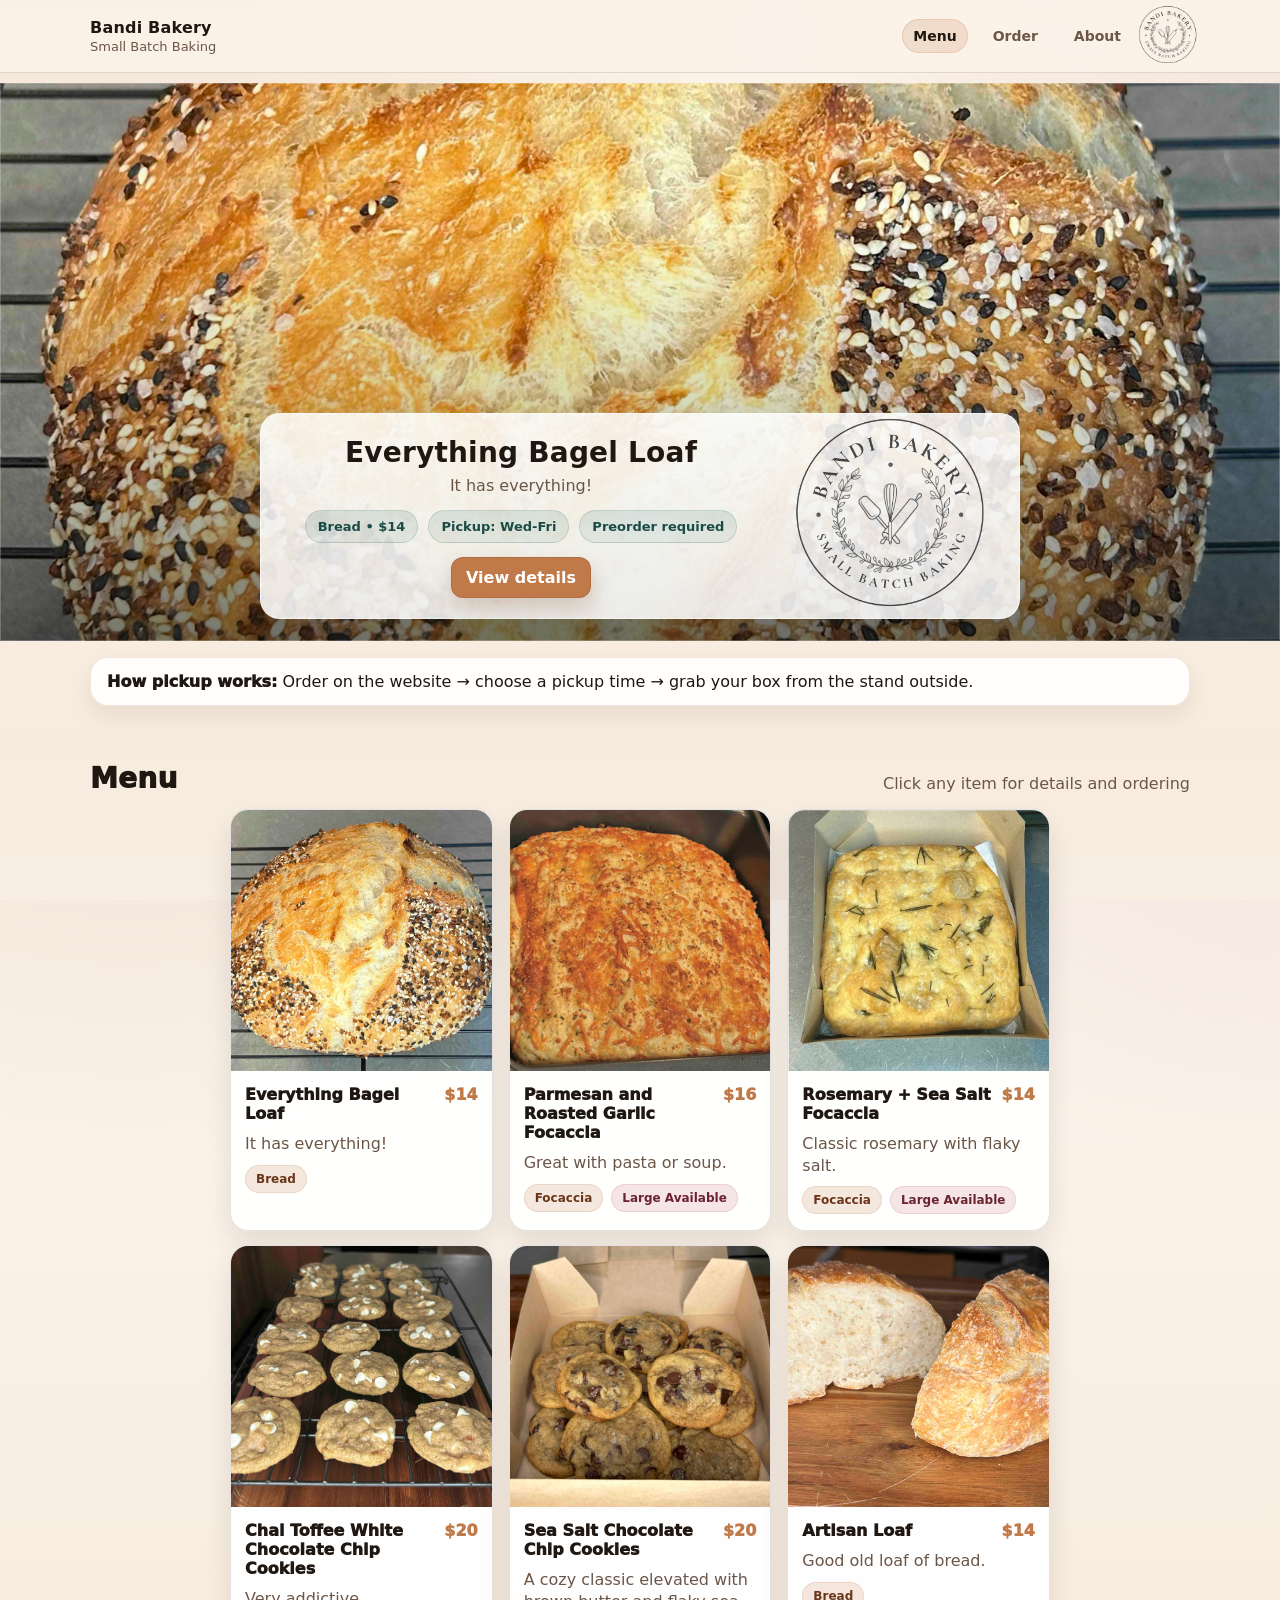
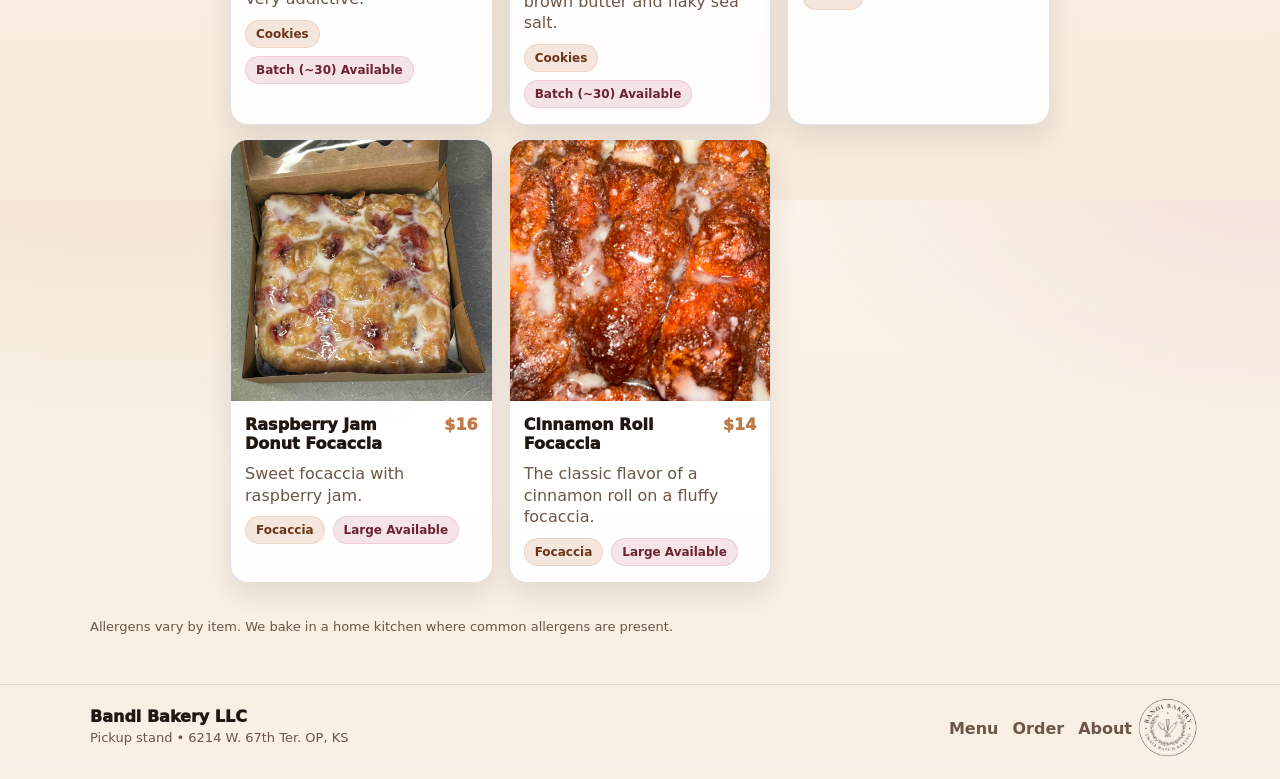
<file: index.html>
<!doctype html>
<html lang="en">
<head>
  <meta charset="UTF-8" />
  <meta name="viewport" content="width=device-width, initial-scale=1.0"/>
  <title>Bandi Bakery — Menu</title>
  <link rel="stylesheet" href="styles.css" />
</head>

<body>
  <header class="site-header">
    <div class="container header-row">
      <a class="brand" href="index.html">
        <span class="brand-mark" aria-hidden="true"></span>
        <span class="brand-text">
          <span class="brand-name">Bandi Bakery</span>
          <span class="brand-sub">Small Batch Baking</span>
        </span>
      </a>

      <nav class="nav">
        <a class="nav-link is-active" href="index.html">Menu</a>
        <a class="nav-link" href="order.html">Order</a>
        <a class="nav-link" href="about.html">About</a>

        <img class="nav-logo" src="Images/logo.png" alt="Bandi Bakery logo" loading="eager">
      </nav>
    </div>
  </header>

  <main>

    <!-- Featured item -->
    <section class="featured">
      <a class="featured-link" href="everything-bagel-loaf.html" aria-label="View Everything Bagel Loaf details">
        <div class="featured-media">

          <img
            class="featured-img"
            src="Images/Everything_1.jpg"
            alt="Everything Bagel Loaf"
            loading="eager"
          />

          <div class="featured-gradient" aria-hidden="true"></div>

          <div class="featured-card">
            <div class="featured-grid">
              <div class="featured-left">
                <div class="featured-title">Everything Bagel Loaf</div>
                <div class="featured-sub">
                  It has everything!
                </div>

                <div class="featured-meta">
                  <div class="pill">Bread • $14</div>
                  <div class="pill">Pickup: Wed-Fri</div>
                  <div class="pill">Preorder required</div>
                </div>

                <div class="featured-actions">
                  <span class="btn">View details</span>
                </div>
              </div>

              <div class="featured-right" aria-hidden="true">
                <img class="featured-logo-large" src="Images/logo.png" alt="">
              </div>
            </div>
          </div>
        </div>
      </a>

      <div class="container">
        <div class="notice">
          <strong>How pickup works:</strong>
          Order on the website → choose a pickup time → grab your box from the stand outside.
        </div>
      </div>
    </section>

    <section id="menu" class="menu">
      <div class="container">
        <div class="section-head">
          <h2 class="section-title">Menu</h2>
          <p class="section-sub">
            Click any item for details and ordering
          </p>
        </div>

        <!-- Row 1 -->
        <div class="menu-row menu-row-3">

          <a class="card" href="everything-bagel-loaf.html">
            <div class="card-media">
              <img class="card-img" src="Images/Everything_1.jpg" alt="Everything Bagel Loaf" loading="lazy">
            </div>
            <div class="card-body">
              <div class="card-top">
                <h3 class="card-title">Everything Bagel Loaf</h3>
                <span class="price">$14</span>
              </div>
              <p class="card-desc">It has everything!</p>
              <div class="card-tags">
                <span class="tag">Bread</span>
              </div>
            </div>
          </a>

          <a class="card" href="parmesan-roasted-garlic-focaccia.html">
            <div class="card-media">
              <img class="card-img" src="Images/Parmesan_1.jpg" alt="Parmesan and Roasted Garlic Focaccia" loading="lazy">
            </div>
            <div class="card-body">
              <div class="card-top">
                <h3 class="card-title">Parmesan and Roasted Garlic Focaccia</h3>
                <span class="price">$16</span>
              </div>
              <p class="card-desc">Great with pasta or soup.</p>
              <div class="card-tags">
                <span class="tag">Focaccia</span>
                <span class="tag">Large Available</span>
              </div>
            </div>
          </a>

          <a class="card" href="rosemary-sea-salt-focaccia.html">
            <div class="card-media">
              <img class="card-img" src="Images/Rosemary_sea_salt_1.jpg" alt="Rosemary and Sea Salt Focaccia" loading="lazy">
            </div>
            <div class="card-body">
              <div class="card-top">
                <h3 class="card-title">Rosemary + Sea Salt Focaccia</h3>
                <span class="price">$14</span>
              </div>
              <p class="card-desc">Classic rosemary with flaky salt.</p>
              <div class="card-tags">
                <span class="tag">Focaccia</span>
                <span class="tag">Large Available</span>
              </div>
            </div>
          </a>
        </div>

        <!-- Row 2 -->
        <div class="menu-row menu-row-3">

          <a class="card" href="chai-toffee-cookies.html">
            <div class="card-media">
              <img class="card-img" src="Images/Chai_tofee_cookies_2.jpg" alt="Chai Toffee White Chocolate Chip Cookies" loading="lazy">
            </div>
            <div class="card-body">
              <div class="card-top">
                <h3 class="card-title">Chai Toffee White Chocolate Chip Cookies</h3>
                <span class="price">$20</span>
              </div>
              <p class="card-desc">Very addictive.</p>
              <div class="card-tags">
                <span class="tag">Cookies</span>
                <span class="tag">Batch (~30) Available</span>
              </div>
            </div>
          </a>

          <a class="card" href="chocolate-chip-cookies.html">
            <div class="card-media">
              <img class="card-img" src="Images/cookies_2.jpg" alt="Chocolate Chip Cookies" loading="lazy">
            </div>
            <div class="card-body">
              <div class="card-top">
                <h3 class="card-title">Sea Salt Chocolate Chip Cookies</h3>
                <span class="price">$20</span>
              </div>
              <p class="card-desc">A cozy classic elevated with brown butter and flaky sea salt.</p>
              <div class="card-tags">
                <span class="tag">Cookies</span>
                <span class="tag">Batch (~30) Available</span>
              </div>
            </div>
          </a>

          <a class="card" href="artisan-loaf.html">
            <div class="card-media">
              <img class="card-img" src="Images/Bread2.jpg" alt="Artisan Loaf" loading="lazy">
            </div>
            <div class="card-body">
              <div class="card-top">
                <h3 class="card-title">Artisan Loaf</h3>
                <span class="price">$14</span>
              </div>
              <p class="card-desc">Good old loaf of bread.</p>
              <div class="card-tags">
                <span class="tag">Bread</span>
              </div>
            </div>
          </a>
        </div>

        <!-- Row 3 -->
        <div class="menu-row menu-row-3">

          <a class="card" href="raspberry-jam-donut-focaccia.html">
            <div class="card-media">
              <img class="card-img" src="Images/rasberry_1.jpg" alt="Raspberry Jam Donut Focaccia" loading="lazy">
            </div>
            <div class="card-body">
              <div class="card-top">
                <h3 class="card-title">Raspberry Jam Donut Focaccia</h3>
                <span class="price">$16</span>
              </div>
              <p class="card-desc">Sweet focaccia with raspberry jam.</p>
              <div class="card-tags">
                <span class="tag">Focaccia</span>
                <span class="tag">Large Available</span>
              </div>
            </div>
          </a>

          <a class="card" href="cinnamon-roll-focaccia.html">
            <div class="card-media">
              <img class="card-img" src="Images/cinnamon.jpg" alt="Cinnamon Roll Focaccia" loading="lazy">
            </div>
            <div class="card-body">
              <div class="card-top">
                <h3 class="card-title">Cinnamon Roll Focaccia</h3>
                <span class="price">$14</span>
              </div>
              <p class="card-desc">The classic flavor of a cinnamon roll on a fluffy focaccia.</p>
              <div class="card-tags">
                <span class="tag">Focaccia</span>
                <span class="tag">Large Available</span>
              </div>
            </div>
          </a>

        </div>

        <div class="fineprint">
          Allergens vary by item. We bake in a home kitchen where common allergens are present.
        </div>
      </div>
    </section>
  </main>

  <footer class="site-footer">
    <div class="container footer-row">
      <div>
        <div class="footer-title">Bandi Bakery LLC</div>
        <div class="footer-sub">Pickup stand • 6214 W. 67th Ter. OP, KS</div>
      </div>

      <div class="footer-links footer-links-with-logo">
        <a href="index.html#menu">Menu</a>
        <a href="order.html">Order</a>
        <a href="about.html">About</a>

        <img class="footer-logo" src="Images/logo.png" alt="Bandi Bakery logo" loading="lazy">
      </div>
    </div>
  </footer>
</body>
</html>
</file>
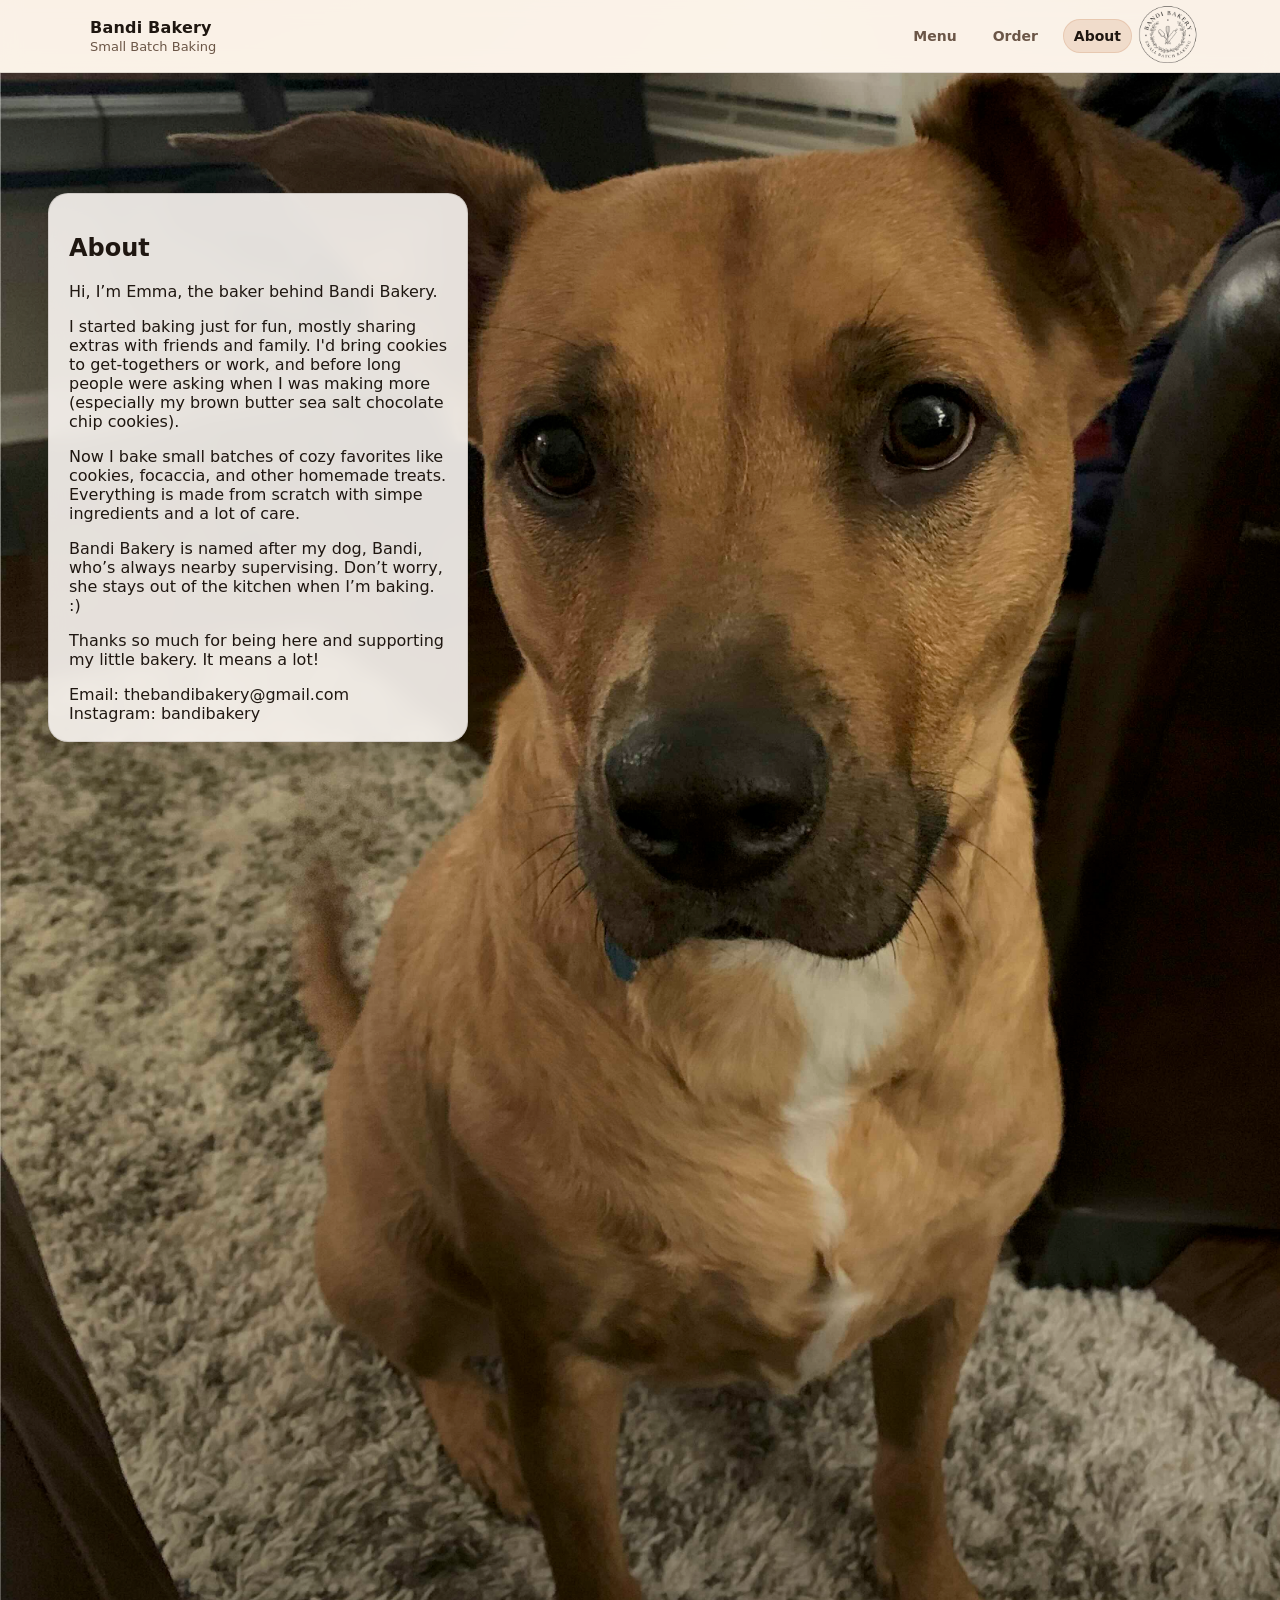
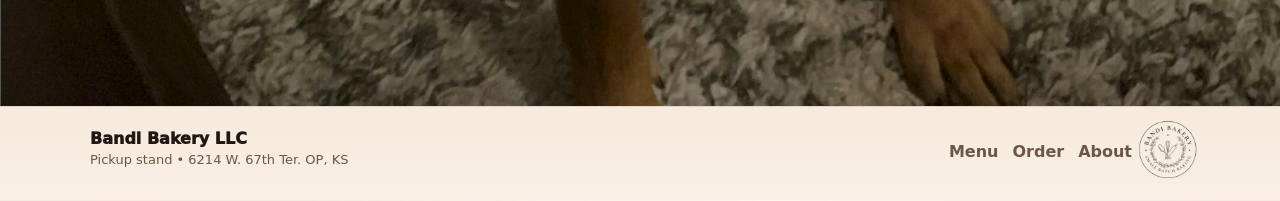
<file: about.html>
<!doctype html>
<html lang="en">
<head>
  <meta charset="UTF-8" />
  <meta name="viewport" content="width=device-width, initial-scale=1.0"/>
  <title>Bandi Bakery — About</title>
  <link rel="stylesheet" href="styles.css" />
</head>

<body>
  <header class="site-header">
    <div class="container header-row">
      <a class="brand" href="index.html">
        <span class="brand-mark" aria-hidden="true"></span>
        <span class="brand-text">
          <span class="brand-name">Bandi Bakery</span>
          <span class="brand-sub">Small Batch Baking</span>
        </span>
      </a>

      <nav class="nav">
        <a class="nav-link" href="index.html">Menu</a>
        <a class="nav-link" href="order.html">Order</a>
        <a class="nav-link is-active" href="about.html">About</a>

        <img class="nav-logo" src="Images/logo.png" alt="Bandi Bakery logo" loading="eager">
      </nav>
    </div>
  </header>

  <main>
    <section class="about-hero" aria-label="About Bandi Bakery">
        <div class="about-media" aria-label="Bandi the dog">
          <img class="about-img" src="Images/bandi.jpg" alt="Bandi the dog" loading="eager">
          <div class="about-gradient" aria-hidden="true"></div>
        </div>
      </div>

      <div class="about-card-wrap">
        <div class="about-card">
          <h1 class="about-title">About</h1>

          <div class="about-copy">
            <p>Hi, I’m Emma, the baker behind Bandi Bakery.</p>

            <p>
              I started baking just for fun, mostly sharing extras with friends and family. I'd bring cookies to get-togethers or work, and before long
              people were asking when I was making more (especially my brown butter sea salt chocolate chip cookies).
            </p>

            <p>
              Now I bake small batches of cozy favorites like cookies, focaccia, and other homemade treats.
              Everything is made from scratch with simpe ingredients and a lot of care.
            </p>

            <p>
              Bandi Bakery is named after my dog, Bandi, who’s always nearby supervising.
              Don’t worry, she stays out of the kitchen when I’m baking. :)
            </p>

            <p>
              Thanks so much for being here and supporting my little bakery. It means a lot!
            </p>
          </div>

          <div class="about-contacts">
            <div class="about-contact">
              <span class="about-label">Email:</span>
              <a class="about-link" href="mailto:thebandibakery@gmail.com">thebandibakery@gmail.com</a>
            </div>

            <div class="about-contact">
              <span class="about-label">Instagram:</span>
              <span class="about-link">bandibakery</span>
            </div>
          </div>
        </div>
      </div>
    </section>
  </main>

  <footer class="site-footer">
    <div class="container footer-row">
      <div>
        <div class="footer-title">Bandi Bakery LLC</div>
        <div class="footer-sub">Pickup stand • 6214 W. 67th Ter. OP, KS</div>
      </div>

      <div class="footer-links footer-links-with-logo">
        <a href="index.html">Menu</a>
        <a href="order.html">Order</a>
        <a href="about.html">About</a>

        <img class="footer-logo" src="Images/logo.png" alt="Bandi Bakery logo" loading="lazy">
      </div>
    </div>
  </footer>
</body>
</html>
</file>
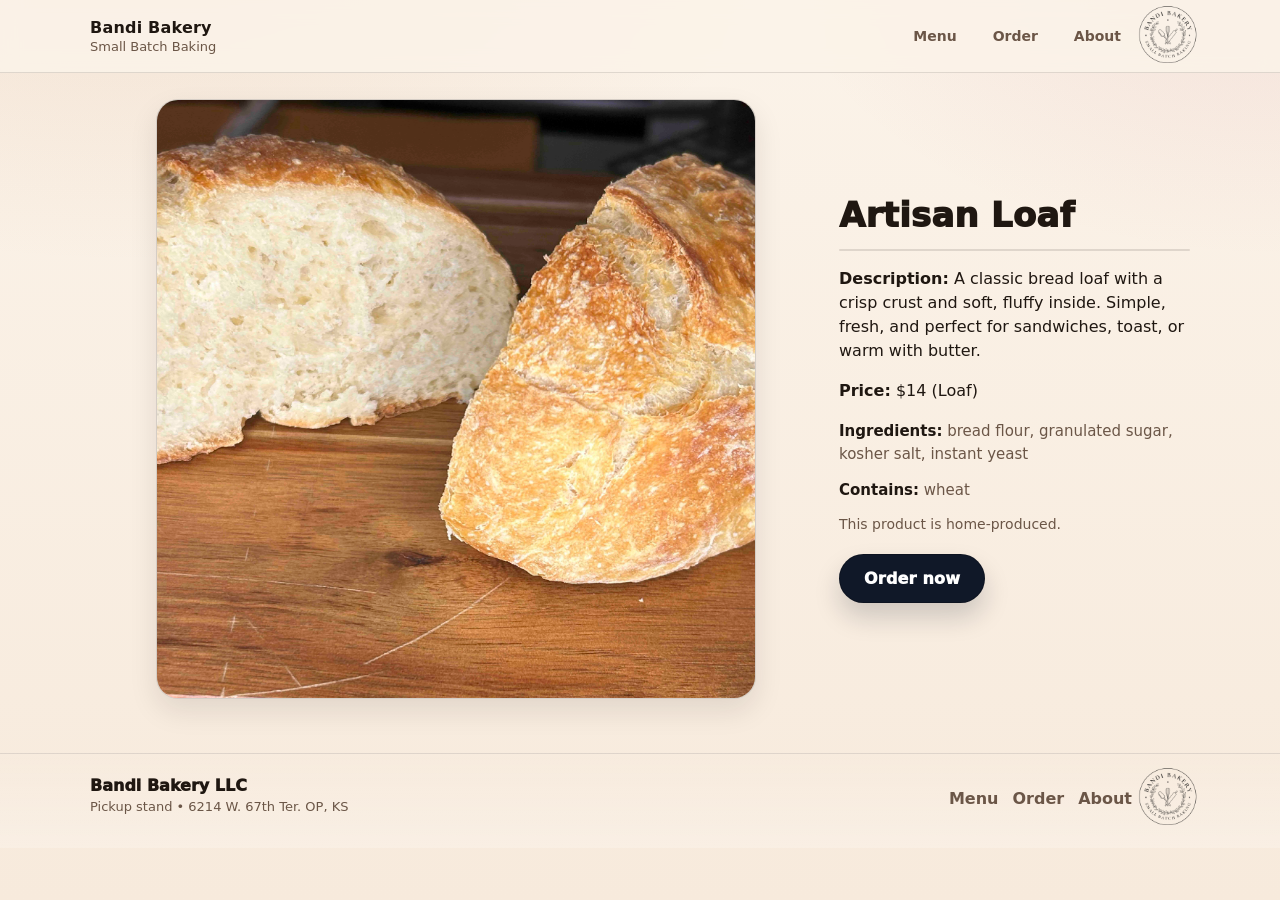
<file: artisan-loaf.html>
<!doctype html>
<html lang="en">
<head>
  <meta charset="UTF-8" />
  <meta name="viewport" content="width=device-width, initial-scale=1.0"/>
  <title>Bandi Bakery — Artisan Loaf</title>
  <link rel="stylesheet" href="styles.css" />
</head>

<body>
  <header class="site-header">
    <div class="container header-row">
      <a class="brand" href="index.html">
        <span class="brand-mark" aria-hidden="true"></span>
        <span class="brand-text">
          <span class="brand-name">Bandi Bakery</span>
          <span class="brand-sub">Small Batch Baking</span>
        </span>
      </a>

      <nav class="nav">
        <a class="nav-link" href="index.html">Menu</a>
        <a class="nav-link" href="order.html">Order</a>
        <a class="nav-link" href="about.html">About</a>
        <img class="nav-logo" src="Images/logo.png" alt="Bandi Bakery logo" loading="eager">
      </nav>
    </div>
  </header>

  <main>
    <section class="item-page">
      <div class="container item-wrap">

        <div class="item-media">
          <img
            class="item-img"
            src="Images/Bread2.jpg"
            alt="Artisan Loaf"
            loading="eager"
          />
        </div>

        <div class="item-card">
          <h1 class="item-title">Artisan Loaf</h1>
          <div class="item-rule" aria-hidden="true"></div>

          <div class="item-body">

            <p class="item-description">
              <strong>Description:</strong>
              A classic bread loaf with a crisp crust and soft, fluffy inside. Simple, fresh, and perfect for sandwiches, toast, or warm with butter.
            </p>

            <p class="item-price">
              <strong>Price:</strong> $14 <span class="item-price-note">(Loaf)</span>
            </p>

            <p class="item-line">
              <strong>Ingredients:</strong>
              bread flour, granulated sugar, kosher salt, instant yeast
            </p>

            <p class="item-line">
              <strong>Contains:</strong>
              wheat
            </p>

            <p class="item-note">
              This product is home-produced.
            </p>
          </div>

          <div class="item-actions">
            <a class="order-btn" href="order.html">Order now</a>
          </div>
        </div>

      </div>
    </section>
  </main>

  <footer class="site-footer">
    <div class="container footer-row">
      <div>
        <div class="footer-title">Bandi Bakery LLC</div>
        <div class="footer-sub">Pickup stand • 6214 W. 67th Ter. OP, KS</div>
      </div>

      <div class="footer-links footer-links-with-logo">
        <a href="index.html#menu">Menu</a>
        <a href="order.html">Order</a>
        <a href="about.html">About</a>
        <img class="footer-logo" src="Images/logo.png" alt="Bandi Bakery logo" loading="lazy">
      </div>
    </div>
  </footer>
</body>
</html>
</file>
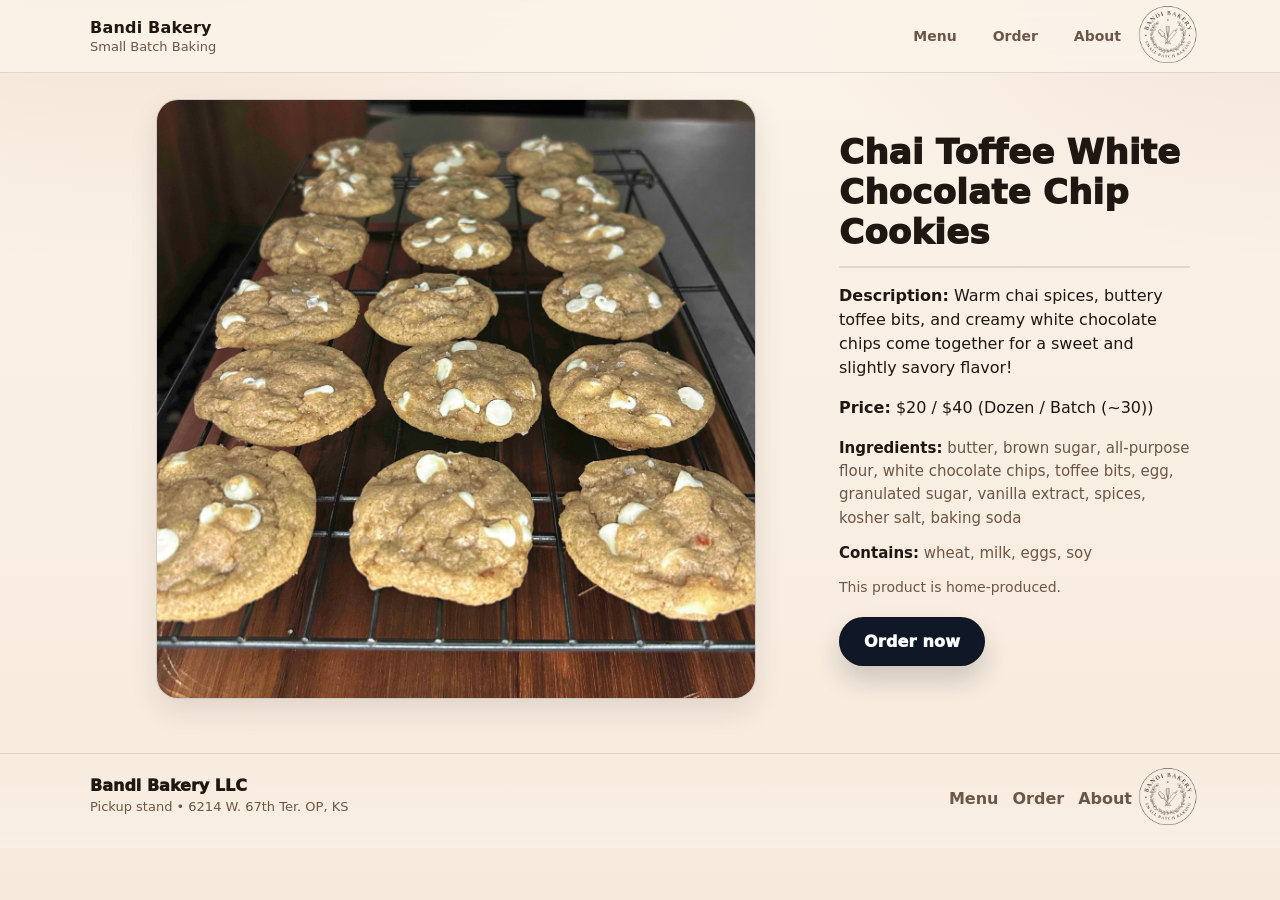
<file: chai-toffee-cookies.html>
<!doctype html>
<html lang="en">
<head>
  <meta charset="UTF-8" />
  <meta name="viewport" content="width=device-width, initial-scale=1.0"/>
  <title>Bandi Bakery — Chai Toffee White Chocolate Chip Cookies</title>
  <link rel="stylesheet" href="styles.css" />
</head>

<body>
  <header class="site-header">
    <div class="container header-row">
      <a class="brand" href="index.html">
        <span class="brand-mark" aria-hidden="true"></span>
        <span class="brand-text">
          <span class="brand-name">Bandi Bakery</span>
          <span class="brand-sub">Small Batch Baking</span>
        </span>
      </a>

      <nav class="nav">
        <a class="nav-link" href="index.html">Menu</a>
        <a class="nav-link" href="order.html">Order</a>
        <a class="nav-link" href="about.html">About</a>
        <img class="nav-logo" src="Images/logo.png" alt="Bandi Bakery logo" loading="eager">
      </nav>
    </div>
  </header>

  <main>
    <section class="item-page">
      <div class="container item-wrap">

        <div class="item-media">
          <img
            class="item-img"
            src="Images/Chai_tofee_cookies_2.jpg"
            alt="Chai Toffee White Chocolate Chip Cookies"
            loading="eager"
          />
        </div>

        <div class="item-card">
          <h1 class="item-title">Chai Toffee White Chocolate Chip Cookies</h1>
          <div class="item-rule" aria-hidden="true"></div>

          <div class="item-body">

            <p class="item-description">
              <strong>Description:</strong>
              Warm chai spices, buttery toffee bits, and creamy white chocolate chips come together for a sweet and slightly savory flavor!
            </p>

            <p class="item-price">
              <strong>Price:</strong> $20 / $40 <span class="item-price-note">(Dozen / Batch (~30))</span>
            </p>

            <p class="item-line">
              <strong>Ingredients:</strong>
              butter, brown sugar, all-purpose flour, white chocolate chips, toffee bits, egg, granulated sugar, vanilla extract, spices, kosher salt, baking soda
            </p>

            <p class="item-line">
              <strong>Contains:</strong>
              wheat, milk, eggs, soy
            </p>

            <p class="item-note">
              This product is home-produced.
            </p>
          </div>

          <div class="item-actions">
            <a class="order-btn" href="order.html">Order now</a>
          </div>
        </div>

      </div>
    </section>
  </main>

  <footer class="site-footer">
    <div class="container footer-row">
      <div>
        <div class="footer-title">Bandi Bakery LLC</div>
        <div class="footer-sub">Pickup stand • 6214 W. 67th Ter. OP, KS</div>
      </div>

      <div class="footer-links footer-links-with-logo">
        <a href="index.html#menu">Menu</a>
        <a href="order.html">Order</a>
        <a href="about.html">About</a>
        <img class="footer-logo" src="Images/logo.png" alt="Bandi Bakery logo" loading="lazy">
      </div>
    </div>
  </footer>
</body>
</html>
</file>
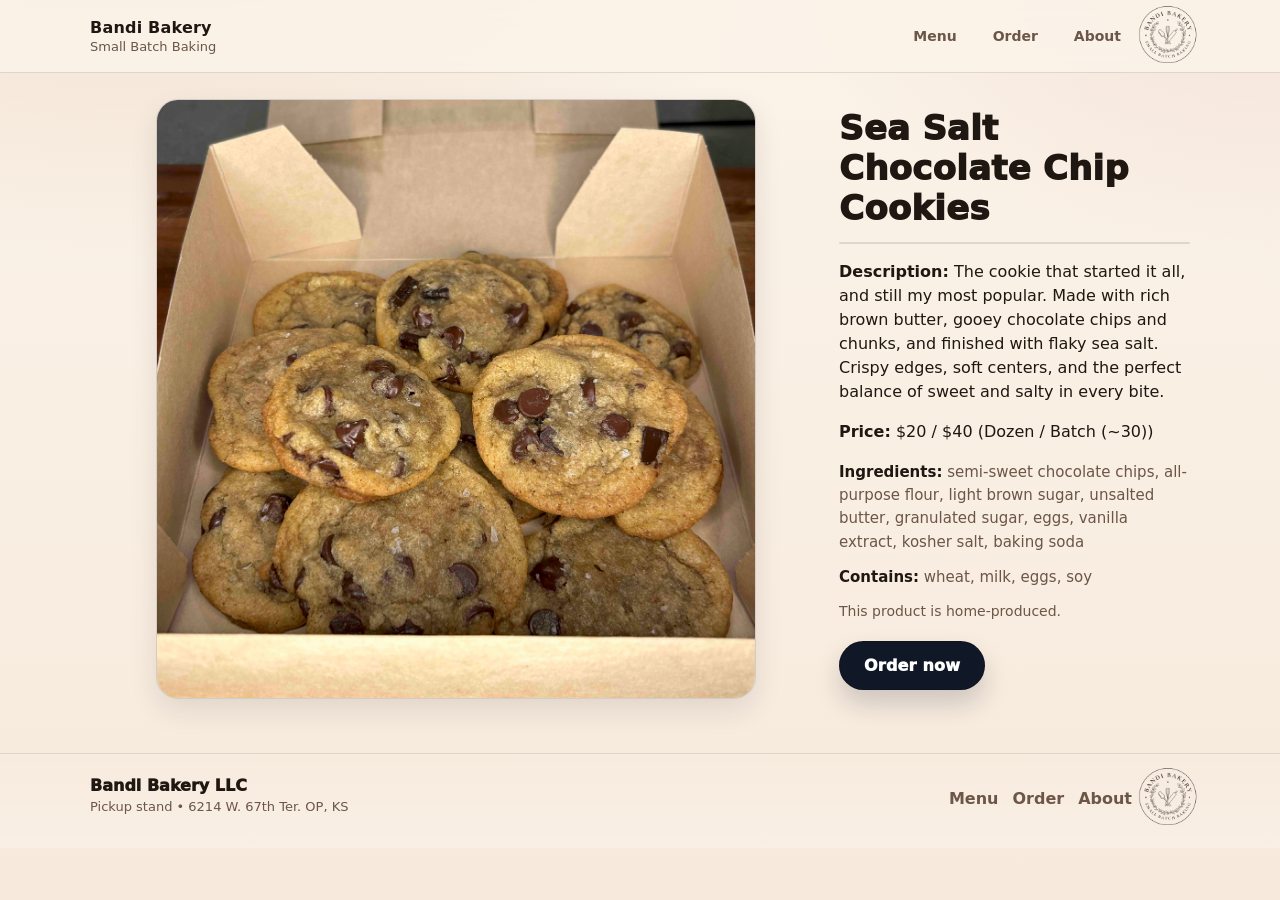
<file: chocolate-chip-cookies.html>
<!doctype html>
<html lang="en">
<head>
  <meta charset="UTF-8" />
  <meta name="viewport" content="width=device-width, initial-scale=1.0"/>
  <title>Bandi Bakery — Sea Salt Chocolate Chip Cookies</title>
  <link rel="stylesheet" href="styles.css" />
</head>

<body>
  <header class="site-header">
    <div class="container header-row">
      <a class="brand" href="index.html">
        <span class="brand-mark" aria-hidden="true"></span>
        <span class="brand-text">
          <span class="brand-name">Bandi Bakery</span>
          <span class="brand-sub">Small Batch Baking</span>
        </span>
      </a>

      <nav class="nav">
        <a class="nav-link" href="index.html">Menu</a>
        <a class="nav-link" href="order.html">Order</a>
        <a class="nav-link" href="about.html">About</a>
        <img class="nav-logo" src="Images/logo.png" alt="Bandi Bakery logo" loading="eager">
      </nav>
    </div>
  </header>

  <main>
    <section class="item-page">
      <div class="container item-wrap">

        <div class="item-media">
          <img
            class="item-img"
            src="Images/cookies_2.jpg"
            alt="Sea Salt Chocolate Chip Cookies"
            loading="eager"
          />
        </div>

        <div class="item-card">
          <h1 class="item-title">Sea Salt Chocolate Chip Cookies</h1>
          <div class="item-rule" aria-hidden="true"></div>

          <div class="item-body">

            <p class="item-description">
              <strong>Description:</strong>
              The cookie that started it all, and still my most popular. Made with rich brown butter, gooey chocolate chips and chunks, and finished with flaky sea salt. Crispy edges, soft centers, and the perfect balance of sweet and salty in every bite.
            </p>

            <p class="item-price">
              <strong>Price:</strong> $20 / $40 <span class="item-price-note">(Dozen / Batch (~30))</span>
            </p>

            <p class="item-line">
              <strong>Ingredients:</strong>
              semi-sweet chocolate chips, all-purpose flour, light brown sugar, unsalted butter, granulated sugar, eggs, vanilla extract, kosher salt, baking soda
            </p>

            <p class="item-line">
              <strong>Contains:</strong>
              wheat, milk, eggs, soy
            </p>

            <p class="item-note">
              This product is home-produced.
            </p>
          </div>

          <div class="item-actions">
            <a class="order-btn" href="order.html">Order now</a>
          </div>
        </div>

      </div>
    </section>
  </main>

  <footer class="site-footer">
    <div class="container footer-row">
      <div>
        <div class="footer-title">Bandi Bakery LLC</div>
        <div class="footer-sub">Pickup stand • 6214 W. 67th Ter. OP, KS</div>
      </div>

      <div class="footer-links footer-links-with-logo">
        <a href="index.html#menu">Menu</a>
        <a href="order.html">Order</a>
        <a href="about.html">About</a>
        <img class="footer-logo" src="Images/logo.png" alt="Bandi Bakery logo" loading="lazy">
      </div>
    </div>
  </footer>
</body>
</html>
</file>
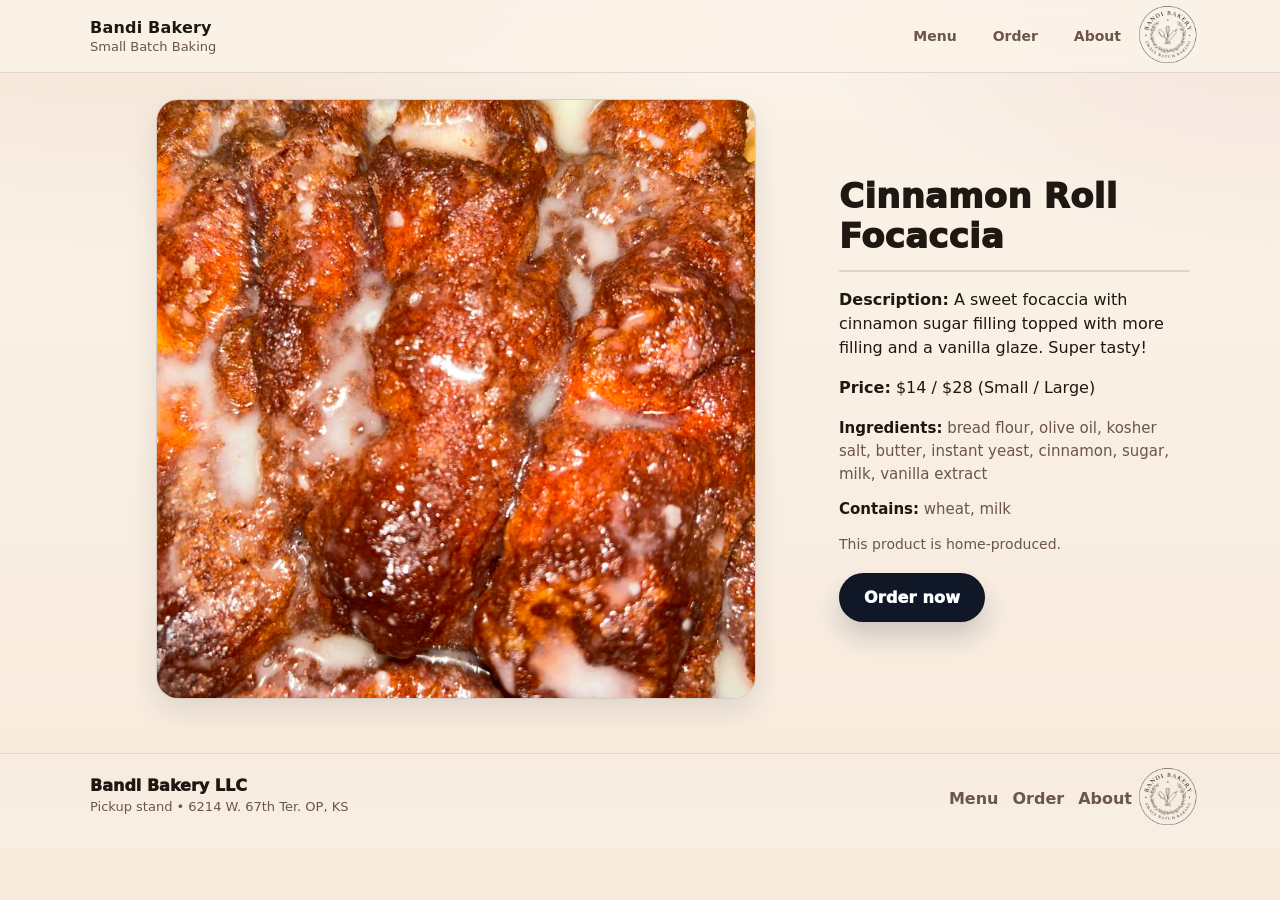
<file: cinnamon-roll-focaccia.html>
<!doctype html>
<html lang="en">
<head>
  <meta charset="UTF-8" />
  <meta name="viewport" content="width=device-width, initial-scale=1.0"/>
  <title>Bandi Bakery — Cinnamon Roll Focaccia</title>
  <link rel="stylesheet" href="styles.css" />
</head>

<body>
  <header class="site-header">
    <div class="container header-row">
      <a class="brand" href="index.html">
        <span class="brand-mark" aria-hidden="true"></span>
        <span class="brand-text">
          <span class="brand-name">Bandi Bakery</span>
          <span class="brand-sub">Small Batch Baking</span>
        </span>
      </a>

      <nav class="nav">
        <a class="nav-link" href="index.html">Menu</a>
        <a class="nav-link" href="order.html">Order</a>
        <a class="nav-link" href="about.html">About</a>
        <img class="nav-logo" src="Images/logo.png" alt="Bandi Bakery logo" loading="eager">
      </nav>
    </div>
  </header>

  <main>
    <section class="item-page">
      <div class="container item-wrap">

        <div class="item-media">
          <img
            class="item-img"
            src="Images/cinnamon.jpg"
            alt="Cinnamon Roll Focaccia"
            loading="eager"
          />
        </div>

        <div class="item-card">
          <h1 class="item-title">Cinnamon Roll Focaccia</h1>
          <div class="item-rule" aria-hidden="true"></div>

          <div class="item-body">

            <p class="item-description">
              <strong>Description:</strong>
              A sweet focaccia with cinnamon sugar filling topped with more filling and a vanilla glaze. Super tasty!
            </p>

            <p class="item-price">
              <strong>Price:</strong> $14 / $28 <span class="item-price-note">(Small / Large)</span>
            </p>

            <p class="item-line">
              <strong>Ingredients:</strong>
              bread flour, olive oil, kosher salt, butter, instant yeast, cinnamon, sugar, milk, vanilla extract
            </p>

            <p class="item-line">
              <strong>Contains:</strong>
              wheat, milk
            </p>

            <p class="item-note">
              This product is home-produced.
            </p>
          </div>

          <div class="item-actions">
            <a class="order-btn" href="order.html">Order now</a>
          </div>
        </div>

      </div>
    </section>
  </main>

  <footer class="site-footer">
    <div class="container footer-row">
      <div>
        <div class="footer-title">Bandi Bakery LLC</div>
        <div class="footer-sub">Pickup stand • 6214 W. 67th Ter. OP, KS</div>
      </div>

      <div class="footer-links footer-links-with-logo">
        <a href="index.html#menu">Menu</a>
        <a href="order.html">Order</a>
        <a href="about.html">About</a>
        <img class="footer-logo" src="Images/logo.png" alt="Bandi Bakery logo" loading="lazy">
      </div>
    </div>
  </footer>
</body>
</html>
</file>
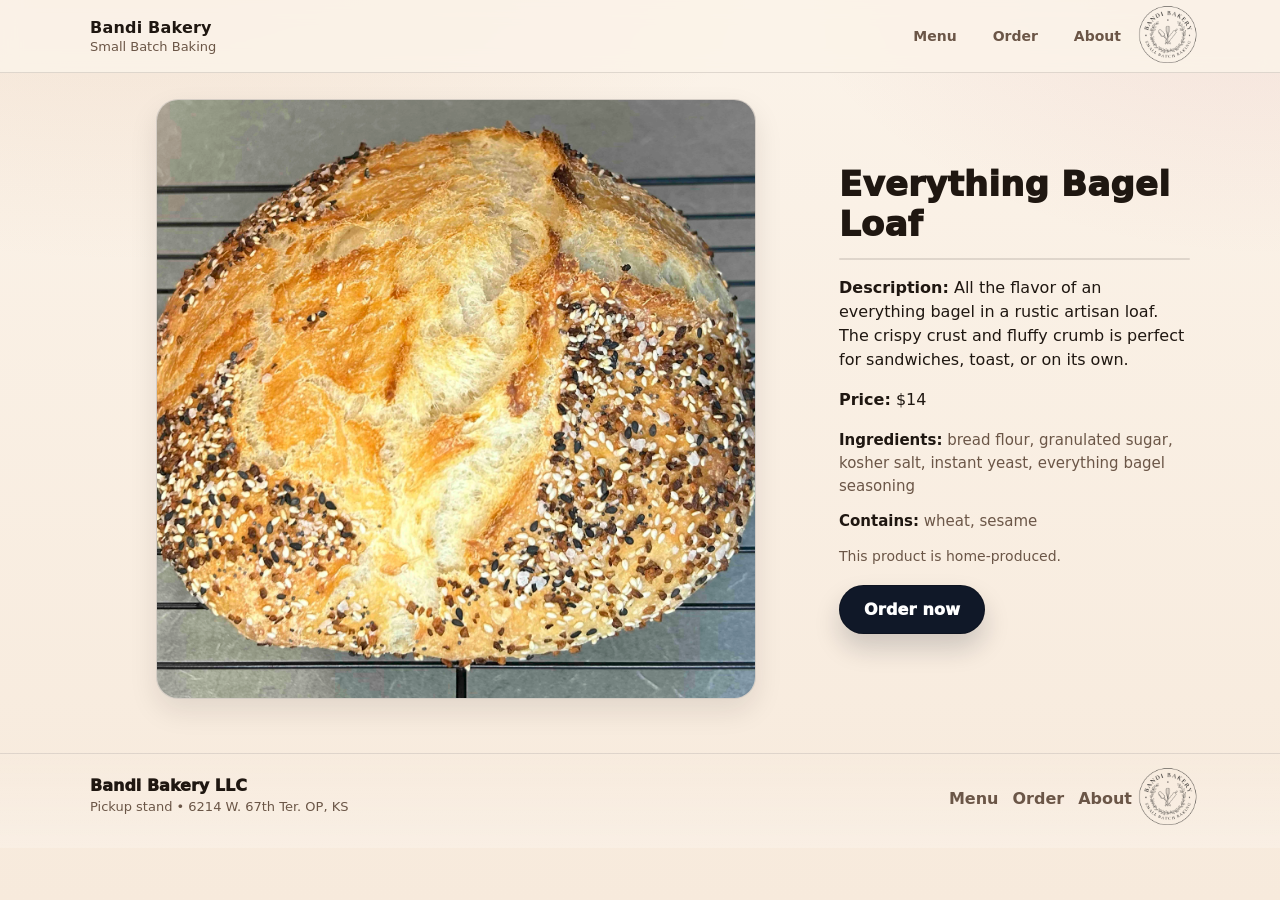
<file: everything-bagel-loaf.html>
<!doctype html>
<html lang="en">
<head>
  <meta charset="UTF-8" />
  <meta name="viewport" content="width=device-width, initial-scale=1.0"/>
  <title>Bandi Bakery — Everything Bagel Loaf</title>
  <link rel="stylesheet" href="styles.css" />
</head>

<body>
  <header class="site-header">
    <div class="container header-row">
      <a class="brand" href="index.html">
        <span class="brand-mark" aria-hidden="true"></span>
        <span class="brand-text">
          <span class="brand-name">Bandi Bakery</span>
          <span class="brand-sub">Small Batch Baking</span>
        </span>
      </a>

      <nav class="nav">
        <a class="nav-link" href="index.html">Menu</a>
        <a class="nav-link" href="order.html">Order</a>
        <a class="nav-link" href="about.html">About</a>
        <img class="nav-logo" src="Images/logo.png" alt="Bandi Bakery logo" loading="eager">
      </nav>
    </div>
  </header>

  <main>
    <section class="item-page">
      <div class="container item-wrap">

        <div class="item-media">
          <img
            class="item-img"
            src="Images/Everything_1.jpg"
            alt="Everything Bagel Loaf"
            loading="eager"
          />
        </div>

        <div class="item-card">
          <h1 class="item-title">Everything Bagel Loaf</h1>
          <div class="item-rule" aria-hidden="true"></div>

          <div class="item-body">
              
              <p class="item-description">
                <strong>Description:</strong> All the flavor of an everything bagel in a rustic artisan loaf.
                The crispy crust and fluffy crumb is perfect for sandwiches, toast, or on its own.
              </p>
              
              <p class="item-price">
                <strong>Price:</strong> $14
              </p>
              
              <p class="item-line">
                <strong>Ingredients:</strong> bread flour, granulated sugar, kosher salt, instant yeast, everything bagel seasoning
              </p>

            <p class="item-line">
              <strong>Contains:</strong> wheat, sesame
            </p>

            <p class="item-note">
              This product is home-produced.
            </p>
          </div>

          <div class="item-actions">
            <a class="order-btn" href="order.html">Order now</a>
          </div>
        </div>

      </div>
    </section>
  </main>

  <footer class="site-footer">
    <div class="container footer-row">
      <div>
        <div class="footer-title">Bandi Bakery LLC</div>
        <div class="footer-sub">Pickup stand • 6214 W. 67th Ter. OP, KS</div>
      </div>

      <div class="footer-links footer-links-with-logo">
        <a href="index.html#menu">Menu</a>
        <a href="order.html">Order</a>
        <a href="about.html">About</a>
        <img class="footer-logo" src="Images/logo.png" alt="Bandi Bakery logo" loading="lazy">
      </div>
    </div>
  </footer>
</body>
</html>
</file>
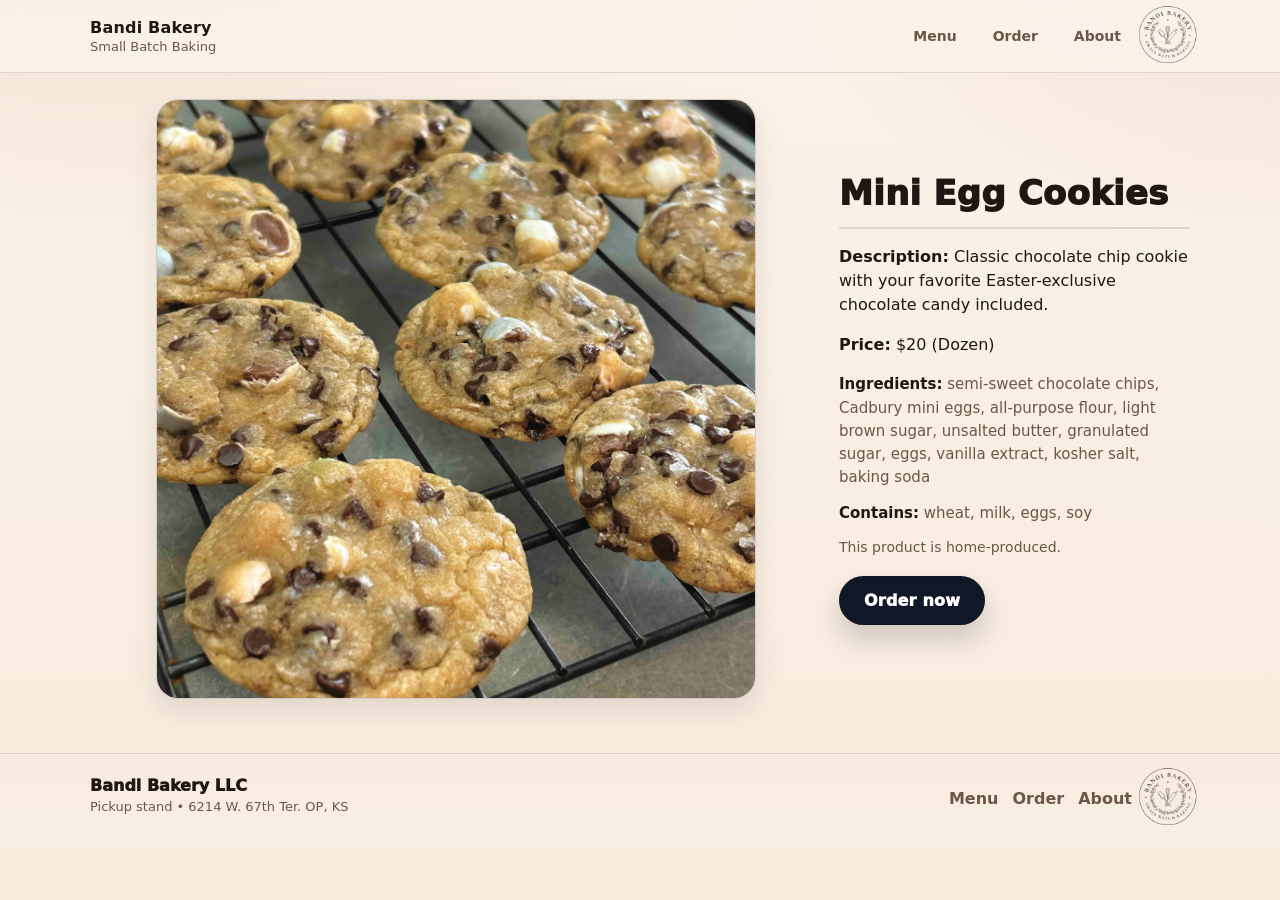
<file: mini-egg-cookies.html>
<!doctype html>
<html lang="en">
<head>
  <meta charset="UTF-8" />
  <meta name="viewport" content="width=device-width, initial-scale=1.0"/>
  <title>Bandi Bakery — Mini Egg Cookies</title>
  <link rel="stylesheet" href="styles.css" />
</head>

<body>
  <header class="site-header">
    <div class="container header-row">
      <a class="brand" href="index.html">
        <span class="brand-mark" aria-hidden="true"></span>
        <span class="brand-text">
          <span class="brand-name">Bandi Bakery</span>
          <span class="brand-sub">Small Batch Baking</span>
        </span>
      </a>

      <nav class="nav">
        <a class="nav-link" href="index.html">Menu</a>
        <a class="nav-link" href="order.html">Order</a>
        <a class="nav-link" href="about.html">About</a>
        <img class="nav-logo" src="Images/logo.png" alt="Bandi Bakery logo" loading="eager">
      </nav>
    </div>
  </header>

  <main>
    <section class="item-page">
      <div class="container item-wrap">

        <div class="item-media">
          <img
            class="item-img"
            src="Images/Easter_egg_cookies_2.jpg"
            alt="Mini Egg Cookies"
            loading="eager"
          />
        </div>

        <div class="item-card">
          <h1 class="item-title">Mini Egg Cookies</h1>
          <div class="item-rule" aria-hidden="true"></div>

          <div class="item-body">

            <p class="item-description">
              <strong>Description:</strong>
              Classic chocolate chip cookie with your favorite Easter-exclusive chocolate candy included.
            </p>

            <p class="item-price">
              <strong>Price:</strong> $20 <span class="item-price-note">(Dozen)</span>
            </p>

            <p class="item-line">
              <strong>Ingredients:</strong>
              semi-sweet chocolate chips, Cadbury mini eggs, all-purpose flour, light brown sugar, unsalted butter, granulated sugar, eggs, vanilla extract, kosher salt, baking soda
            </p>

            <p class="item-line">
              <strong>Contains:</strong>
              wheat, milk, eggs, soy
            </p>

            <p class="item-note">
              This product is home-produced.
            </p>
          </div>

          <div class="item-actions">
            <a class="order-btn" href="order.html">Order now</a>
          </div>
        </div>

      </div>
    </section>
  </main>

  <footer class="site-footer">
    <div class="container footer-row">
      <div>
        <div class="footer-title">Bandi Bakery LLC</div>
        <div class="footer-sub">Pickup stand • 6214 W. 67th Ter. OP, KS</div>
      </div>

      <div class="footer-links footer-links-with-logo">
        <a href="index.html#menu">Menu</a>
        <a href="order.html">Order</a>
        <a href="about.html">About</a>
        <img class="footer-logo" src="Images/logo.png" alt="Bandi Bakery logo" loading="lazy">
      </div>
    </div>
  </footer>
</body>
</html>
</file>
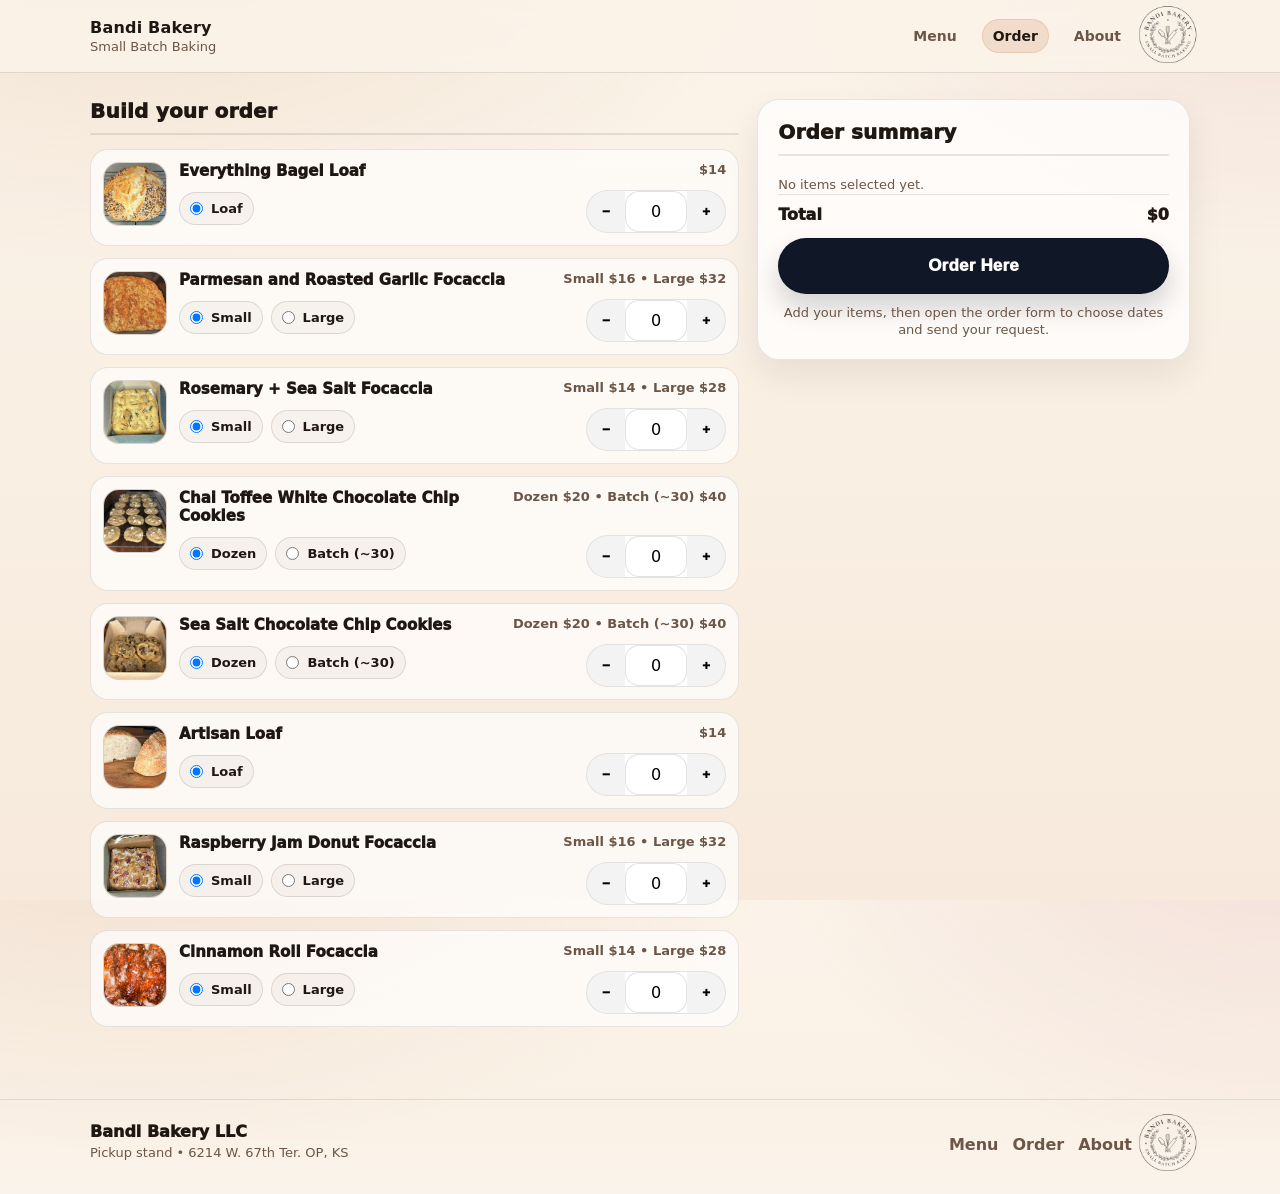
<file: order.html>
<!doctype html>
<html lang="en">
<head>
  <meta charset="UTF-8" />
  <meta name="viewport" content="width=device-width, initial-scale=1.0"/>
  <title>Bandi Bakery — Order</title>
  <link rel="stylesheet" href="styles.css" />

  <style>
    /* --- Order page layout --- */
    .order-page{ padding: 26px 0 54px; }
    .order-wrap{
      display: grid;
      grid-template-columns: 1.2fr 0.8fr;
      gap: 18px;
      align-items: start;
    }
    @media (max-width: 980px){
      .order-wrap{ grid-template-columns: 1fr; }
    }

    .panel{
      background: transparent;
      border: none;
      box-shadow: none;
      border-radius: 0;
      padding: 0;
    }

    .order-wrap > .panel{ margin-bottom: 18px; }
    .summary > .panel{ margin-bottom: 18px; }

    .panel-title{
      margin: 0;
      font-size: 20px;
      font-weight: 950;
      letter-spacing: 0.2px;
    }
    .panel-rule{
      height: 2px;
      width: 100%;
      margin: 10px 0 14px;
      background: rgba(31,23,17,0.10);
      border-radius: 999px;
    }

    .menu-list{
      display: flex;
      flex-direction: column;
      gap: 12px;
    }

    .menu-item{
      display: grid;
      grid-template-columns: 64px 1fr;
      gap: 12px;
      padding: 12px;
      border-radius: 18px;
      border: 1px solid rgba(31,23,17,0.10);
      background: rgba(255,255,255,0.65);
    }

    .menu-thumb{
      width: 64px;
      height: 64px;
      border-radius: 16px;
      overflow: hidden;
      background: #efe7de;
      border: 1px solid rgba(31,23,17,0.10);
    }
    .menu-thumb img{
      width: 100%;
      height: 100%;
      object-fit: cover;
      display: block;
    }

    .menu-head{
      display: flex;
      justify-content: space-between;
      gap: 10px;
      align-items: start;
    }
    .menu-name{
      margin: 0;
      font-weight: 950;
      font-size: 15px;
      line-height: 1.2;
    }
    .menu-price{
      color: var(--muted);
      font-weight: 850;
      font-size: 13px;
      white-space: nowrap;
    }

    .menu-controls{
      margin-top: 10px;
      display: grid;
      grid-template-columns: 1fr 140px;
      gap: 10px;
      align-items: center;
    }

    .variant-row{
      display: flex;
      gap: 8px;
      flex-wrap: wrap;
    }
    .chip{
      display: inline-flex;
      align-items: center;
      gap: 8px;
      padding: 8px 10px;
      border-radius: 999px;
      border: 1px solid rgba(31,23,17,0.12);
      background: rgba(32,26,20,0.03);
      font-weight: 850;
      font-size: 13px;
      cursor: pointer;
      user-select: none;
    }
    .chip input{ margin: 0; }

    .qty{
      display: grid;
      grid-template-columns: 38px 1fr 38px;
      border: 1px solid rgba(31,23,17,0.12);
      border-radius: 999px;
      overflow: hidden;
      background: #fff;
    }
    .qty button{
      border: 0;
      background: rgba(32,26,20,0.05);
      font-weight: 950;
      cursor: pointer;
    }
    .qty input{
      border: 0;
      text-align: center;
      font-weight: 950;
      width: 100%;
      padding: 8px 0;
      outline: none;
    }

    .summary{
      display: flex;
      flex-direction: column;
      gap: 12px;
    }
    .order-summary-card{
      position: sticky;
      top: 110px;
      padding: 20px;
      border: 1px solid rgba(31,23,17,0.10);
      border-radius: 22px;
      background: rgba(255,255,255,0.72);
      box-shadow: 0 16px 34px rgba(31,23,17,0.08);
    }
    @media (max-width: 980px){
      .order-summary-card{ position: static; }
    }
    .summary-list{
      display: flex;
      flex-direction: column;
      gap: 8px;
    }
    .summary-line{
      display: flex;
      justify-content: space-between;
      gap: 10px;
      color: var(--muted);
      font-weight: 750;
      font-size: 14px;
    }
    .summary-total{
      display: flex;
      justify-content: space-between;
      gap: 10px;
      font-weight: 950;
      font-size: 16px;
      padding-top: 10px;
      border-top: 1px solid rgba(31,23,17,0.10);
    }

    .field-grid{
      display: grid;
      grid-template-columns: 1fr 1fr;
      gap: 10px;
    }
    @media (max-width: 560px){
      .field-grid{ grid-template-columns: 1fr; }
    }

    label{
      display: block;
      font-weight: 850;
      font-size: 13px;
      color: var(--ink);
      margin-bottom: 6px;
    }
    input[type="text"], input[type="email"], input[type="tel"], input[type="date"], textarea, select{
      width: 100%;
      padding: 10px 12px;
      border-radius: 14px;
      border: 1px solid rgba(31,23,17,0.12);
      background: rgba(255,255,255,0.92);
      outline: none;
      font: inherit;
    }

    textarea{
      resize: vertical;
      min-height: 110px;
    }

    .help{
      color: var(--muted);
      font-size: 13px;
      margin-top: 6px;
      line-height: 1.35;
    }

    .schedule-note{
      margin: 2px 0 16px;
      padding: 14px 15px;
      border: 1px solid rgba(79,112,92,0.24);
      border-radius: 16px;
      background: rgba(116,151,128,0.13);
      color: #1f1711;
      font-size: 14px;
      line-height: 1.5;
    }

    .schedule-note strong{
      display: block;
      margin-bottom: 5px;
      color: #1f1711;
    }
    .schedule-signature{
      display: block;
      margin-top: 9px;
      font-weight: 850;
      color: #1f1711;
    }

    .date-fields{
      display: grid;
      grid-template-columns: 1fr 1fr;
      gap: 10px;
    }
    .date-fields .preferred-date{ grid-column: 1 / -1; }
    @media (max-width: 560px){
      .date-fields{ grid-template-columns: 1fr; }
      .date-fields .preferred-date{ grid-column: auto; }
    }

    .date-picker-button{
      width: 100%;
      min-height: 48px;
      padding: 10px 12px;
      border-radius: 14px;
      border: 1px solid rgba(31,23,17,0.12);
      background: rgba(255,255,255,0.92);
      color: var(--muted);
      font: inherit;
      text-align: left;
      cursor: pointer;
    }
    .date-picker-button.has-value{ color: var(--ink); font-weight: 850; }
    .date-picker-status{ margin: 10px 0 0; color: var(--muted); font-size: 12px; }
    .pickup-notice{
      padding: 13px 15px;
      border-radius: 16px;
      border: 1px solid rgba(79,112,92,0.24);
      background: rgba(116,151,128,0.10);
      color: var(--ink);
      line-height: 1.45;
      font-size: 14px;
    }

    .date-calendar-modal{
      position: fixed;
      inset: 0;
      z-index: 1400;
      display: none;
      align-items: center;
      justify-content: center;
      padding: 18px;
      background: rgba(31,23,17,0.55);
      backdrop-filter: blur(3px);
    }
    .date-calendar-modal.is-open{ display: flex; }
    .date-calendar-card{
      width: min(560px, 100%);
      max-height: calc(100vh - 36px);
      overflow: auto;
      border-radius: 24px;
      background: #fffaf1;
      box-shadow: 0 24px 65px rgba(31,23,17,0.28);
      padding: 22px;
    }
    .date-calendar-header{ display: flex; align-items: flex-start; justify-content: space-between; gap: 14px; }
    .date-calendar-header h2{ margin: 0; font-family: Georgia, "Times New Roman", serif; font-size: 26px; }
    .date-calendar-close{ width: 38px; height: 38px; border: 0; border-radius: 50%; background: rgba(31,23,17,0.08); font-size: 24px; cursor: pointer; }
    .date-calendar-nav{ display: grid; grid-template-columns: 42px 1fr 42px; gap: 7px; margin: 18px 0 12px; }
    .date-calendar-nav button{ min-height: 42px; border: 1px solid rgba(31,23,17,0.12); border-radius: 12px; background: white; font-weight: 850; cursor: pointer; }
    .date-calendar-weekdays, .date-calendar-grid{ display: grid; grid-template-columns: repeat(7, 1fr); gap: 5px; }
    .date-calendar-weekdays{ color: var(--muted); font-size: 11px; font-weight: 900; text-transform: uppercase; text-align: center; margin-bottom: 6px; }
    .date-calendar-day, .date-calendar-blank{ min-height: 54px; }
    .date-calendar-day{ border: 1px solid rgba(31,23,17,0.09); border-radius: 11px; background: rgba(255,255,255,0.68); color: #8d867e; cursor: not-allowed; }
    .date-calendar-day.available{ background: #4f8068; border-color: #406d58; color: white; cursor: pointer; font-weight: 900; }
    .date-calendar-day.current{ box-shadow: inset 0 0 0 3px #efb45d; }
    .date-calendar-day.other-selected{ background: #8c67a7; border-color: #76538f; color: white; cursor: not-allowed; box-shadow: none; }
    .date-calendar-legend{ display: flex; flex-wrap: wrap; gap: 13px; margin: 15px 0 0; color: var(--muted); font-size: 12px; }
    .date-calendar-legend span{ display: inline-flex; align-items: center; gap: 6px; }
    .date-calendar-legend i{ width: 10px; height: 10px; border-radius: 50%; background: #4f8068; }
    .date-calendar-legend i.selected{ background: #8c67a7; }

    .fulfillment-fieldset{
      border: 0;
      padding: 0;
      margin: 0;
      min-width: 0;
    }
    .fulfillment-fieldset legend{
      font-weight: 850;
      font-size: 13px;
      color: var(--ink);
      margin-bottom: 8px;
    }
    .fulfillment-options{
      display: grid;
      grid-template-columns: 1fr 1fr;
      gap: 10px;
    }
    .fulfillment-option{
      display: flex;
      gap: 10px;
      align-items: flex-start;
      min-height: 76px;
      padding: 12px;
      border: 1px solid rgba(31,23,17,0.12);
      border-radius: 16px;
      background: rgba(255,255,255,0.68);
      cursor: pointer;
    }
    .fulfillment-option:has(input:checked){
      border-color: rgba(192,122,74,0.58);
      background: rgba(192,122,74,0.10);
      box-shadow: 0 0 0 2px rgba(192,122,74,0.08);
    }
    .fulfillment-option input{ margin-top: 3px; }
    .fulfillment-option span{ display: block; }
    .fulfillment-option strong{
      display: block;
      color: var(--ink);
      font-size: 14px;
      margin-bottom: 3px;
    }
    .fulfillment-option small{
      display: block;
      color: var(--muted);
      font-size: 12px;
      line-height: 1.35;
    }
    .delivery-details{
      margin-top: 10px;
      padding: 12px;
      border-radius: 16px;
      background: rgba(255,255,255,0.54);
      border: 1px solid rgba(31,23,17,0.08);
    }
    @media (max-width: 560px){
      .fulfillment-options{ grid-template-columns: 1fr; }
    }

    .consent{
      display: flex;
      gap: 10px;
      align-items: flex-start;
      color: var(--muted);
      font-size: 13px;
      line-height: 1.35;
    }
    .consent input{ margin-top: 3px; }

    .place-order{
      display: flex;
      justify-content: center;
      margin-top: 14px;
    }
    .place-btn{
      display: inline-flex;
      align-items: center;
      justify-content: center;
      padding: 14px 26px;
      border-radius: 999px;
      background: #101828;
      color: #fff;
      font-weight: 950;
      letter-spacing: 0.2px;
      border: 1px solid rgba(0,0,0,0.20);
      box-shadow: 0 14px 26px rgba(16,24,40,0.18);
      cursor: pointer;
    }
    .place-btn:hover{
      transform: translateY(-1px);
      box-shadow: 0 18px 34px rgba(16,24,40,0.22);
    }
    .order-here-btn{
      width: 100%;
      min-height: 56px;
      font-size: 17px;
    }
    .order-start-help{
      margin-top: 10px;
      text-align: center;
    }

    .order-modal{
      position: fixed;
      inset: 0;
      display: none;
      align-items: center;
      justify-content: center;
      padding: 24px;
      background: rgba(31,23,17,0.44);
      backdrop-filter: blur(4px);
      z-index: 900;
    }
    .order-modal.is-open{ display: flex; }
    .order-modal-card{
      width: min(780px, 100%);
      max-height: 92vh;
      overflow: auto;
      position: relative;
      padding: 28px;
      border: 1px solid rgba(31,23,17,0.12);
      border-radius: 28px;
      background: linear-gradient(180deg, #fffdf9, #fbf3e9);
      box-shadow: 0 28px 70px rgba(31,23,17,0.30);
    }
    .order-modal-header{
      display: flex;
      align-items: center;
      justify-content: space-between;
      gap: 16px;
      margin-bottom: 8px;
    }
    .order-modal-title{
      margin: 0;
      font-size: 26px;
      font-weight: 950;
      color: var(--ink);
    }
    .order-modal-close{
      flex: 0 0 auto;
      width: 40px;
      height: 40px;
      border: 1px solid rgba(31,23,17,0.12);
      border-radius: 999px;
      background: rgba(255,255,255,0.88);
      color: var(--ink);
      font-size: 24px;
      line-height: 1;
      cursor: pointer;
    }
    .order-modal-total{
      display: flex;
      justify-content: space-between;
      gap: 12px;
      margin: 0 0 18px;
      padding: 11px 13px;
      border-radius: 14px;
      background: rgba(31,23,17,0.05);
      font-weight: 900;
    }

    .error{
      display: none;
      margin-top: 10px;
      padding: 10px 12px;
      border-radius: 14px;
      background: rgba(176, 32, 32, 0.08);
      border: 1px solid rgba(176, 32, 32, 0.18);
      color: #7a1b1b;
      font-weight: 800;
      font-size: 13px;
      line-height: 1.35;
    }

    .payment-info-link{
      display: inline-block;
      margin-top: 8px;
      font-size: 13px;
      font-weight: 800;
      color: var(--accent-2);
      cursor: pointer;
      text-decoration: underline;
      background: none;
      border: 0;
      padding: 0;
      font: inherit;
    }

    .payment-modal{
      position: fixed;
      inset: 0;
      display: none;
      align-items: center;
      justify-content: center;
      padding: 24px;
      background:
        radial-gradient(900px 500px at 20% 0%, rgba(192,122,74,0.14), transparent 60%),
        rgba(31,23,17,0.34);
      backdrop-filter: blur(4px);
      z-index: 1000;
    }

    .payment-modal.is-open{
      display: flex;
    }

    .payment-modal-card{
      width: min(760px, 100%);
      max-height: 88vh;
      overflow: auto;
      background:
        linear-gradient(180deg, rgba(255,255,255,0.98), rgba(251,243,233,0.96));
      border: 1px solid rgba(31,23,17,0.10);
      border-radius: 28px;
      box-shadow:
        0 24px 60px rgba(31,23,17,0.22),
        inset 0 1px 0 rgba(255,255,255,0.65);
      padding: 28px 28px 22px;
      text-align: center;
    }

    .payment-modal-title{
      margin: 0;
      font-size: 26px;
      font-weight: 950;
      letter-spacing: 0.2px;
      color: var(--ink);
    }

    .payment-modal-rule{
      height: 2px;
      width: min(220px, 70%);
      margin: 14px auto 20px;
      background: linear-gradient(
        90deg,
        rgba(192,122,74,0.20),
        rgba(192,122,74,0.70),
        rgba(192,122,74,0.20)
      );
      border-radius: 999px;
    }

    .payment-modal-body{
      color: var(--ink);
      line-height: 1.7;
      font-size: 15px;
      max-width: 560px;
      margin: 0 auto;
    }

    .payment-modal-body p{
      margin: 0 0 16px;
    }

    .payment-modal-actions{
      display: flex;
      justify-content: flex-end;
      margin-top: 20px;
    }

    .payment-back-btn{
      display: inline-flex;
      align-items: center;
      justify-content: center;
      padding: 12px 20px;
      border-radius: 999px;
      background: var(--accent);
      color: #fff;
      font-weight: 950;
      letter-spacing: 0.2px;
      border: 1px solid rgba(0,0,0,0.10);
      box-shadow:
        0 10px 18px rgba(192,122,74,0.18),
        0 12px 24px rgba(31,23,17,0.10);
      cursor: pointer;
    }

    .payment-back-btn:hover{
      transform: translateY(-1px);
      box-shadow:
        0 12px 22px rgba(192,122,74,0.22),
        0 14px 30px rgba(31,23,17,0.12);
    }

    @media (max-width: 560px){
      .order-modal{ padding: 10px; }
      .order-modal-card{
        max-height: 94vh;
        padding: 20px 16px;
        border-radius: 22px;
      }
      .order-modal-title{ font-size: 22px; }
      .payment-modal{
        padding: 12px;
      }
      .payment-modal-card{
        width: 100%;
        max-height: 92vh;
        border-radius: 22px;
        padding: 22px 18px 18px;
      }
      .payment-modal-title{
        font-size: 22px;
      }
      .payment-modal-body{
        font-size: 14px;
        line-height: 1.65;
      }
    }

    .nav-logo, .footer-logo{
      background: transparent !important;
      border-radius: 0 !important;
      box-shadow: none !important;
      object-fit: contain;
      opacity: 0.80;
      transform: scale(2);
      transform-origin: center;
      pointer-events: none;
    }
  </style>
</head>

<body>
  <header class="site-header">
    <div class="container header-row">
      <a class="brand" href="index.html">
        <span class="brand-mark" aria-hidden="true"></span>
        <span class="brand-text">
          <span class="brand-name">Bandi Bakery</span>
          <span class="brand-sub">Small Batch Baking</span>
        </span>
      </a>

      <nav class="nav">
        <a class="nav-link" href="index.html">Menu</a>
        <a class="nav-link is-active" href="order.html">Order</a>
        <a class="nav-link" href="about.html">About</a>
        <img class="nav-logo" src="Images/logo.png" alt="Bandi Bakery logo" loading="eager">
      </nav>
    </div>
  </header>

  <main>
    <section class="order-page">
      <div class="container order-wrap">

        <div class="panel">
          <h2 class="panel-title">Build your order</h2>
          <div class="panel-rule" aria-hidden="true"></div>
          <div class="menu-list" id="menuList"></div>
        </div>

        <div class="summary">
          <form
            id="orderForm"
            class="panel order-summary-card"
            method="POST"
            action="/thank-you.html"
            name="order"
            data-netlify="true"
            data-netlify-honeypot="bot-field"
          >
            <input type="hidden" name="form-name" value="order">
            <p style="display:none">
              <label>Don’t fill this out: <input name="bot-field"></label>
            </p>

            <h2 class="panel-title">Order summary</h2>
            <div class="panel-rule" aria-hidden="true"></div>

            <div class="summary-list" id="summaryList"></div>

            <div class="summary-total">
              <div>Total</div>
              <div id="summaryTotal">$0</div>
            </div>

            <input type="hidden" name="order_items" id="order_items">
            <input
              type="hidden"
              name="subject"
              value="Bandi Bakery Order (%{submissionId})"
            >
            <input type="hidden" name="order_total" id="order_total">

            <div class="place-order">
              <button type="button" class="place-btn order-here-btn" id="openOrderModal">Order Here</button>
            </div>
            <div class="help order-start-help">Add your items, then open the order form to choose dates and send your request.</div>

            <div class="order-modal" id="orderModal" aria-hidden="true">
              <div class="order-modal-card" role="dialog" aria-modal="true" aria-labelledby="orderModalTitle" tabindex="-1">
                <div class="order-modal-header">
                  <h2 class="order-modal-title" id="orderModalTitle">Complete your order request</h2>
                  <button type="button" class="order-modal-close" id="closeOrderModal" aria-label="Close order form">×</button>
                </div>

                <div class="order-modal-total">
                  <span>Current order total</span>
                  <span id="summaryModalTotal">$0</span>
                </div>

            <h2 class="panel-title">Scheduling</h2>
            <div class="panel-rule" aria-hidden="true"></div>

            <div class="schedule-note">
              <strong>We’ll do our best to accommodate your preferred date.</strong>
              As Bandi Bakery is a small, part-time bakery, please select two alternate pickup dates in order of preference.
              Once I’ve reviewed your order request, I’ll reach out via email to confirm your order fulfillment date.
              Thank you for your flexibility and understanding.
              <span class="schedule-signature">Emma Trone</span>
            </div>

            <div class="date-fields">
              <div class="preferred-date">
                <label for="preferred_date">Preferred order date</label>
                <input type="hidden" id="preferred_date" name="preferred_date">
                <button class="date-picker-button" type="button" data-date-field="preferred_date">Choose preferred date</button>
                <div class="help">Your first choice. Green dates are currently available.</div>
              </div>
              <div>
                <label for="alternate_date_1">Backup date 1</label>
                <input type="hidden" id="alternate_date_1" name="alternate_date_1">
                <button class="date-picker-button" type="button" data-date-field="alternate_date_1">Choose 1st alternative</button>
                <div class="help">1st alternative</div>
              </div>
              <div>
                <label for="alternate_date_2">Backup date 2</label>
                <input type="hidden" id="alternate_date_2" name="alternate_date_2">
                <button class="date-picker-button" type="button" data-date-field="alternate_date_2">Choose 2nd alternative</button>
                <div class="help">2nd alternative</div>
              </div>
            </div>

            <p class="date-picker-status" id="datePickerStatus">Loading current bakery availability…</p>

            <input type="hidden" id="pickup_date" name="pickup_date">

            <div style="height:14px"></div>

            <input type="hidden" name="fulfillment_method" value="pickup">
            <input type="hidden" name="delivery_details" value="">
            <div class="pickup-notice"><strong>Pickup:</strong> Orders are picked up from our pickup box. If you have already discussed delivery with us, add the agreed delivery instructions in the Comment box below.</div>

            <div style="height:18px"></div>

            <h2 class="panel-title">Contact information</h2>
            <div class="panel-rule" aria-hidden="true"></div>

            <div class="field-grid">
              <div>
                <label for="name">Name</label>
                <input type="text" id="name" name="name" autocomplete="name" maxlength="2000" required>
              </div>
              <div>
                <label for="email">Email</label>
                <input type="email" id="email" name="email" autocomplete="email" maxlength="2000" required>
              </div>
            </div>

            <div style="height:10px"></div>

            <div class="field-grid">
              <div>
                <label for="phone">Phone <span class="help">(optional)</span></label>
                <input type="tel" id="phone" name="phone" autocomplete="tel" placeholder="555-555-5555" maxlength="2000">
              </div>
            </div>

            <div class="help">We require an email so we can send your confirmed date and order details.</div>

            <div style="height:10px"></div>

            <div class="consent">
              <input type="checkbox" id="consent" name="consent" value="yes" required>
              <label for="consent" style="margin:0; font-weight:750;">
                I give permission to contact me by email and, if provided, text <strong>only about this order</strong> (no ads).
              </label>
            </div>

            <div style="height:14px"></div>

            <h2 class="panel-title">Payment</h2>
            <div class="panel-rule" aria-hidden="true"></div>

            <div class="help">
              <strong>Venmo preferred:</strong> @emmatrone<br>
              Or pay using the cash box at pickup.
            </div>

            <div style="height:10px"></div>

            <label for="payment_method">Payment method</label>
            <select id="payment_method" name="payment_method" required>
              <option value="Venmo (@emmatrone)">Venmo (@emmatrone) — preferred</option>
              <option value="Cash box at pickup">Cash box at pickup</option>
            </select>

            <button type="button" class="payment-info-link" id="openPaymentInfo">
              more payment methods info
            </button>

            <div style="height:14px"></div>

            <label for="comment">Comment</label>
            <textarea
              id="comment"
              name="comment"
              maxlength="2000"
              placeholder="Add any notes or requests here. If you previously arranged delivery with us, include the agreed delivery instructions."
            ></textarea>

            <div class="help">If delivery was previously discussed with us, include those instructions here. Maximum 2000 characters.</div>

            <div style="height:14px"></div>

            <h2 class="panel-title">Pickup details</h2>
            <div class="panel-rule" aria-hidden="true"></div>

            <div class="help">
              <strong>Pickup address:</strong> 6214 W. 67th Ter. OP, KS<br>
              Pickup orders are placed in the stand outside and are normally ready by <strong>2pm</strong> on the confirmed day.
              If you have questions, email us at thebandibakery@gmail.com.
            </div>

            <div class="error" id="formError"></div>

            <div class="place-order">
              <button type="submit" class="place-btn">Place order</button>
            </div>
              </div>
            </div>
          </form>
        </div>
      </div>
    </section>
  </main>

  <div class="payment-modal" id="paymentModal" aria-hidden="true">
    <div class="payment-modal-card" role="dialog" aria-modal="true" aria-labelledby="paymentModalTitle">
      <h2 class="payment-modal-title" id="paymentModalTitle">Payment methods info</h2>
      <div class="payment-modal-rule" aria-hidden="true"></div>

      <div class="payment-modal-body">
        <p>We currently have two payment methods: cash or Venmo.</p>
        <p>If you pay with cash, please place the exact amount in the cash box inside the porch pickup cabinet when you pick up your order.</p>
        <p>For Venmo, please pay to @emmatrone before you pick up your order.</p>
        <p>Thank you!</p>
      </div>

      <div class="payment-modal-actions">
        <button type="button" class="payment-back-btn" id="closePaymentInfo">Back</button>
      </div>
    </div>
  </div>

  <div class="date-calendar-modal" id="dateCalendarModal" aria-hidden="true">
    <div class="date-calendar-card" role="dialog" aria-modal="true" aria-labelledby="dateCalendarTitle">
      <div class="date-calendar-header">
        <div><div class="eyebrow">Current availability</div><h2 id="dateCalendarTitle">Choose a date</h2></div>
        <button class="date-calendar-close" id="closeDateCalendar" type="button" aria-label="Close calendar">×</button>
      </div>
      <div class="date-calendar-nav"><button id="previousDateMonth" type="button" aria-label="Previous month">‹</button><button id="dateMonthLabel" type="button">This month</button><button id="nextDateMonth" type="button" aria-label="Next month">›</button></div>
      <div class="date-calendar-weekdays" aria-hidden="true"><span>Sun</span><span>Mon</span><span>Tue</span><span>Wed</span><span>Thu</span><span>Fri</span><span>Sat</span></div>
      <div class="date-calendar-grid" id="dateCalendarGrid"></div>
      <div class="date-calendar-legend"><span><i></i>Available</span><span><i class="selected"></i>Already selected for another choice</span></div>
    </div>
  </div>

  <footer class="site-footer">
    <div class="container footer-row">
      <div>
        <div class="footer-title">Bandi Bakery LLC</div>
        <div class="footer-sub">Pickup stand • 6214 W. 67th Ter. OP, KS</div>
      </div>

      <div class="footer-links footer-links-with-logo">
        <a href="index.html#menu">Menu</a>
        <a href="order.html">Order</a>
        <a href="about.html">About</a>
        <img class="footer-logo" src="Images/logo.png" alt="Bandi Bakery logo" loading="lazy">
      </div>
    </div>
  </footer>

  <script>
    const AVAILABILITY_URL = "https://bandi-bakery-order-desk.netlify.app/api/public-availability";
    const DEFAULT_AVAILABILITY = { defaultWeekdays: [3, 4, 5], minimumLeadDays: 1, exceptions: {}, bakeryToday: "" };
    let availability = { ...DEFAULT_AVAILABILITY, defaultWeekdays: [...DEFAULT_AVAILABILITY.defaultWeekdays], exceptions: {} };
    let activeDateField = null;
    let dateCalendarMonth = new Date(new Date().getFullYear(), new Date().getMonth(), 1);

    const MENU = [
      {
        id: "everything",
        name: "Everything Bagel Loaf",
        kind: "bread",
        img: "Images/Everything_1.jpg",
        variants: [{ code: "single", label: "Loaf", price: 14 }]
      },
      {
        id: "parmesan_focaccia",
        name: "Parmesan and Roasted Garlic Focaccia",
        kind: "focaccia",
        img: "Images/Parmesan_1.jpg",
        variants: [
          { code: "small", label: "Small", price: 16 },
          { code: "large", label: "Large", price: 32 }
        ]
      },
      {
        id: "rosemary_focaccia",
        name: "Rosemary + Sea Salt Focaccia",
        kind: "focaccia",
        img: "Images/Rosemary_sea_salt_1.jpg",
        variants: [
          { code: "small", label: "Small", price: 14 },
          { code: "large", label: "Large", price: 28 }
        ]
      },
      {
        id: "chai_cookies",
        name: "Chai Toffee White Chocolate Chip Cookies",
        kind: "cookies",
        img: "Images/Chai_tofee_cookies_2.jpg",
        variants: [
          { code: "dozen", label: "Dozen", price: 20 },
          { code: "batch", label: "Batch (~30)", price: 40 }
        ]
      },
      {
        id: "chocchip_cookies",
        name: "Sea Salt Chocolate Chip Cookies",
        kind: "cookies",
        img: "Images/cookies_2.jpg",
        variants: [
          { code: "dozen", label: "Dozen", price: 20 },
          { code: "batch", label: "Batch (~30)", price: 40 }
        ]
      },
      {
        id: "artisan_loaf",
        name: "Artisan Loaf",
        kind: "bread",
        img: "Images/Bread2.jpg",
        variants: [{ code: "single", label: "Loaf", price: 14 }]
      },
      {
        id: "raspberry_focaccia",
        name: "Raspberry Jam Donut Focaccia",
        kind: "focaccia",
        img: "Images/rasberry_1.jpg",
        variants: [
          { code: "small", label: "Small", price: 16 },
          { code: "large", label: "Large", price: 32 }
        ]
      },
      {
        id: "cinnamon_roll_focaccia",
        name: "Cinnamon Roll Focaccia",
        kind: "focaccia",
        img: "Images/cinnamon.jpg",
        variants: [
          { code: "small", label: "Small", price: 14 },
          { code: "large", label: "Large", price: 28 }
        ]
      }
    ];

    const state = {};
    for (const item of MENU) {
      state[item.id] = {};
      for (const v of item.variants) {
        state[item.id][v.code] = 0;
      }
    }

    const menuList = document.getElementById("menuList");
    const summaryList = document.getElementById("summaryList");
    const summaryTotal = document.getElementById("summaryTotal");
    const summaryModalTotal = document.getElementById("summaryModalTotal");
    const orderItemsField = document.getElementById("order_items");
    const orderTotalField = document.getElementById("order_total");

    function money(n) {
      return "$" + n.toFixed(0);
    }

    function renderMenu() {
      menuList.innerHTML = "";
      for (const item of MENU) {
        const el = document.createElement("div");
        el.className = "menu-item";

        const priceText = item.variants.length === 1
          ? money(item.variants[0].price)
          : item.variants.map(v => `${v.label} ${money(v.price)}`).join(" • ");

        el.innerHTML = `
          <div class="menu-thumb"><img src="${item.img}" alt="${item.name}"></div>
          <div>
            <div class="menu-head">
              <p class="menu-name">${item.name}</p>
              <div class="menu-price">${priceText}</div>
            </div>

            <div class="menu-controls">
              <div class="variant-row" data-item="${item.id}">
                ${item.variants.map((v, idx) => `
                  <label class="chip">
                    <input type="radio" name="variant_${item.id}" value="${v.code}" ${idx === 0 ? "checked" : ""}>
                    ${v.label}
                  </label>
                `).join("")}
              </div>

              <div class="qty" data-item="${item.id}">
                <button type="button" class="dec" aria-label="Decrease">−</button>
                <input type="text" class="qtyval" value="0" inputmode="numeric" pattern="[0-9]*" maxlength="2000" aria-label="Quantity">
                <button type="button" class="inc" aria-label="Increase">+</button>
              </div>
            </div>
          </div>
        `;
        menuList.appendChild(el);

        const qtyBox = el.querySelector(`.qty[data-item="${item.id}"]`);
        const input = qtyBox.querySelector(".qtyval");
        const inc = qtyBox.querySelector(".inc");
        const dec = qtyBox.querySelector(".dec");
        const variants = el.querySelector(`.variant-row[data-item="${item.id}"]`);

        function selectedVariant() {
          const checked = variants.querySelector(`input[name="variant_${item.id}"]:checked`);
          return checked ? checked.value : item.variants[0].code;
        }

        function getQty() {
          const v = selectedVariant();
          return state[item.id][v] || 0;
        }

        function setQty(newQty) {
          const v = selectedVariant();
          state[item.id][v] = Math.max(0, newQty);
          input.value = String(getQty());
          renderSummary();
        }

        variants.addEventListener("change", () => {
          input.value = String(getQty());
        });

        inc.addEventListener("click", () => setQty(getQty() + 1));
        dec.addEventListener("click", () => setQty(getQty() - 1));

        input.addEventListener("change", () => {
          const n = parseInt(input.value, 10);
          setQty(Number.isFinite(n) ? n : 0);
        });

        input.addEventListener("input", () => {
          input.value = input.value.replace(/[^0-9]/g, "");
        });
      }
    }

    function computeLines() {
      const lines = [];
      let total = 0;

      for (const item of MENU) {
        for (const v of item.variants) {
          const q = state[item.id][v.code] || 0;
          if (q <= 0) continue;
          const lineTotal = q * v.price;
          total += lineTotal;
          lines.push({
            name: item.name,
            variant: v.label,
            qty: q,
            unit: v.price,
            lineTotal
          });
        }
      }

      return { lines, total };
    }

    function renderSummary() {
      const { lines, total } = computeLines();
      summaryList.innerHTML = "";

      if (lines.length === 0) {
        const empty = document.createElement("div");
        empty.className = "help";
        empty.textContent = "No items selected yet.";
        summaryList.appendChild(empty);
      } else {
        for (const l of lines) {
          const row = document.createElement("div");
          row.className = "summary-line";
          row.innerHTML = `
            <div>${l.qty} × ${l.name} (${l.variant})</div>
            <div>${money(l.lineTotal)}</div>
          `;
          summaryList.appendChild(row);
        }
      }

      summaryTotal.textContent = money(total);
      summaryModalTotal.textContent = money(total);
      orderItemsField.value = JSON.stringify(lines, null, 0);
      orderTotalField.value = String(total);
    }

    function isoDate(date) {
      const pad = value => String(value).padStart(2, "0");
      return `${date.getFullYear()}-${pad(date.getMonth() + 1)}-${pad(date.getDate())}`;
    }

    function dateFromISO(value) {
      const date = new Date(`${value}T12:00:00`);
      return Number.isNaN(date.getTime()) ? null : date;
    }

    function formatOrderDate(value) {
      const date = dateFromISO(value);
      return date ? new Intl.DateTimeFormat("en-US", { weekday: "short", month: "long", day: "numeric" }).format(date) : "";
    }

    function earliestOrderDate() {
      const today = dateFromISO(availability.bakeryToday) || new Date();
      today.setHours(12, 0, 0, 0);
      today.setDate(today.getDate() + Number(availability.minimumLeadDays || 0) + 1);
      return isoDate(today);
    }

    function customerDateIsAvailable(value) {
      const date = dateFromISO(value);
      if (!date || value < earliestOrderDate()) return false;
      if (Object.prototype.hasOwnProperty.call(availability.exceptions || {}, value)) return availability.exceptions[value] === true;
      return (availability.defaultWeekdays || [3, 4, 5]).includes(date.getDay());
    }

    async function loadCurrentAvailability(force = false) {
      if (!force && availability.updatedAt) return;
      const status = document.getElementById("datePickerStatus");
      try {
        const response = await fetch(AVAILABILITY_URL, { cache: "no-store" });
        if (!response.ok) throw new Error("Availability unavailable");
        const data = await response.json();
        availability = {
          defaultWeekdays: Array.isArray(data.defaultWeekdays) ? data.defaultWeekdays : [3, 4, 5],
          minimumLeadDays: Number.isInteger(Number(data.minimumLeadDays)) ? Number(data.minimumLeadDays) : 1,
          exceptions: data.exceptions && typeof data.exceptions === "object" ? data.exceptions : {},
          bakeryToday: data.bakeryToday || "",
          updatedAt: data.updatedAt || new Date().toISOString()
        };
        status.textContent = `Showing live availability. ${availability.minimumLeadDays} full day${availability.minimumLeadDays === 1 ? "" : "s"} of advance notice required.`;
      } catch {
        availability = { ...DEFAULT_AVAILABILITY, defaultWeekdays: [3, 4, 5], exceptions: {}, bakeryToday: isoDate(new Date()) };
        status.textContent = "Live availability could not be loaded, so the normal Wednesday–Friday schedule is shown. Your date is still a request until confirmed.";
      }
    }

    function selectedDates() {
      return ["preferred_date", "alternate_date_1", "alternate_date_2"].map(id => document.getElementById(id).value).filter(Boolean);
    }

    function updateDateButtons() {
      const labels = { preferred_date: "Choose preferred date", alternate_date_1: "Choose 1st alternative", alternate_date_2: "Choose 2nd alternative" };
      document.querySelectorAll(".date-picker-button").forEach(button => {
        const value = document.getElementById(button.dataset.dateField).value;
        button.textContent = value ? formatOrderDate(value) : labels[button.dataset.dateField];
        button.classList.toggle("has-value", Boolean(value));
      });
    }

    function renderDateCalendar() {
      const grid = document.getElementById("dateCalendarGrid");
      grid.innerHTML = "";
      const year = dateCalendarMonth.getFullYear();
      const month = dateCalendarMonth.getMonth();
      document.getElementById("dateMonthLabel").textContent = new Intl.DateTimeFormat("en-US", { month: "long", year: "numeric" }).format(dateCalendarMonth);
      for (let blank = 0; blank < dateCalendarMonth.getDay(); blank += 1) {
        const spacer = document.createElement("span"); spacer.className = "date-calendar-blank"; grid.appendChild(spacer);
      }
      const otherSelections = selectedDates().filter(value => value !== document.getElementById(activeDateField).value);
      const totalDays = new Date(year, month + 1, 0).getDate();
      for (let day = 1; day <= totalDays; day += 1) {
        const date = new Date(year, month, day, 12); const value = isoDate(date); const available = customerDateIsAvailable(value); const current = document.getElementById(activeDateField).value === value; const usedElsewhere = otherSelections.includes(value);
        const button = document.createElement("button"); button.type = "button"; button.className = `date-calendar-day${available ? " available" : ""}${current ? " current" : ""}${usedElsewhere ? " other-selected" : ""}`; button.textContent = String(day); button.disabled = !available || usedElsewhere;
        button.setAttribute("aria-label", `${formatOrderDate(value)}${usedElsewhere ? ", already selected" : available ? ", available" : ", unavailable"}`);
        if (available && !usedElsewhere) button.addEventListener("click", () => { document.getElementById(activeDateField).value = value; updateDateButtons(); closeDateCalendar(); clearError(); });
        grid.appendChild(button);
      }
    }

    async function openDateCalendar(fieldId) {
      await loadCurrentAvailability();
      activeDateField = fieldId;
      const selected = dateFromISO(document.getElementById(fieldId).value);
      const earliest = dateFromISO(earliestOrderDate());
      dateCalendarMonth = new Date((selected || earliest).getFullYear(), (selected || earliest).getMonth(), 1);
      document.getElementById("dateCalendarTitle").textContent = fieldId === "preferred_date" ? "Choose your preferred date" : fieldId === "alternate_date_1" ? "Choose your 1st alternative" : "Choose your 2nd alternative";
      renderDateCalendar();
      const modal = document.getElementById("dateCalendarModal"); modal.classList.add("is-open"); modal.setAttribute("aria-hidden", "false"); document.body.style.overflow = "hidden";
    }

    function closeDateCalendar() {
      const modal = document.getElementById("dateCalendarModal"); modal.classList.remove("is-open"); modal.setAttribute("aria-hidden", "true"); document.body.style.overflow = document.getElementById("orderModal").classList.contains("is-open") ? "hidden" : "";
    }

    function setupScheduling() {
      document.querySelectorAll(".date-picker-button").forEach(button => button.addEventListener("click", () => openDateCalendar(button.dataset.dateField)));
      document.getElementById("closeDateCalendar").addEventListener("click", closeDateCalendar);
      document.getElementById("dateCalendarModal").addEventListener("click", event => { if (event.target.id === "dateCalendarModal") closeDateCalendar(); });
      document.getElementById("previousDateMonth").addEventListener("click", () => { dateCalendarMonth = new Date(dateCalendarMonth.getFullYear(), dateCalendarMonth.getMonth() - 1, 1); renderDateCalendar(); });
      document.getElementById("nextDateMonth").addEventListener("click", () => { dateCalendarMonth = new Date(dateCalendarMonth.getFullYear(), dateCalendarMonth.getMonth() + 1, 1); renderDateCalendar(); });
      document.getElementById("dateMonthLabel").addEventListener("click", () => { const earliest = dateFromISO(earliestOrderDate()); dateCalendarMonth = new Date(earliest.getFullYear(), earliest.getMonth(), 1); renderDateCalendar(); });
      updateDateButtons();
      loadCurrentAvailability();
    }

    function setupOrderModal() {
      const modal = document.getElementById("orderModal");
      const card = modal.querySelector(".order-modal-card");
      const openBtn = document.getElementById("openOrderModal");
      const closeBtn = document.getElementById("closeOrderModal");
      let lastFocused = null;

      function openModal() {
        lastFocused = document.activeElement;
        clearError();
        modal.classList.add("is-open");
        modal.setAttribute("aria-hidden", "false");
        document.body.style.overflow = "hidden";
        card.focus();
      }

      function closeModal() {
        modal.classList.remove("is-open");
        modal.setAttribute("aria-hidden", "true");
        document.body.style.overflow = "";
        if (lastFocused) lastFocused.focus();
      }

      openBtn.addEventListener("click", openModal);
      closeBtn.addEventListener("click", closeModal);
      modal.addEventListener("click", (e) => {
        if (e.target === modal) closeModal();
      });

      document.addEventListener("keydown", (e) => {
        const paymentIsOpen = document.getElementById("paymentModal").classList.contains("is-open");
        if (e.key === "Escape" && modal.classList.contains("is-open") && !paymentIsOpen) {
          closeModal();
        }
      });
    }

    function setupPaymentModal() {
      const modal = document.getElementById("paymentModal");
      const openBtn = document.getElementById("openPaymentInfo");
      const closeBtn = document.getElementById("closePaymentInfo");

      function openModal() {
        modal.classList.add("is-open");
        modal.setAttribute("aria-hidden", "false");
        document.body.style.overflow = "hidden";
      }

      function closeModal() {
        modal.classList.remove("is-open");
        modal.setAttribute("aria-hidden", "true");
        const orderIsOpen = document.getElementById("orderModal").classList.contains("is-open");
        document.body.style.overflow = orderIsOpen ? "hidden" : "";
      }

      openBtn.addEventListener("click", openModal);
      closeBtn.addEventListener("click", closeModal);

      modal.addEventListener("click", (e) => {
        if (e.target === modal) {
          closeModal();
        }
      });

      document.addEventListener("keydown", (e) => {
        if (e.key === "Escape" && modal.classList.contains("is-open")) {
          closeModal();
        }
      });
    }

    function showError(msg) {
      const box = document.getElementById("formError");
      box.textContent = msg;
      box.style.display = "block";
    }

    function clearError() {
      const box = document.getElementById("formError");
      box.textContent = "";
      box.style.display = "none";
    }

    function setupForm() {
      const form = document.getElementById("orderForm");

      form.addEventListener("submit", async (e) => {
        e.preventDefault();
        clearError();

        const { lines, total } = computeLines();
        if (lines.length === 0) {
          showError("Please add at least one item to your order.");
          return;
        }

        const name = document.getElementById("name").value.trim();
        const email = document.getElementById("email").value.trim();
        const emailInput = document.getElementById("email");
        const preferredDate = document.getElementById("preferred_date").value;
        const alternateDate1 = document.getElementById("alternate_date_1").value;
        const alternateDate2 = document.getElementById("alternate_date_2").value;
        const consent = document.getElementById("consent").checked;

        if (!name) {
          showError("Please enter your name.");
          return;
        }
        if (!email) {
          showError("Please enter your email so we can confirm the order date.");
          return;
        }
        if (!emailInput.validity.valid) {
          showError("Please enter a valid email address.");
          return;
        }
        if (!preferredDate || !alternateDate1 || !alternateDate2) {
          showError("Please choose your preferred date and both backup dates.");
          return;
        }
        await loadCurrentAvailability(true);
        const datesAreAllowed = [preferredDate, alternateDate1, alternateDate2].every(customerDateIsAvailable);
        if (!datesAreAllowed) {
          showError("One of your dates is no longer available. Please choose three dates shown in green on the calendar.");
          return;
        }
        if (new Set([preferredDate, alternateDate1, alternateDate2]).size !== 3) {
          showError("Please choose three different dates so we have genuine scheduling alternatives.");
          return;
        }
        if (!consent) {
          showError("Please check the consent box so we can contact you about your order.");
          return;
        }

        document.getElementById("pickup_date").value = preferredDate;
        localStorage.setItem("bb_last_order_total", String(total));
        localStorage.setItem("bb_last_order_date", preferredDate);

        form.submit();
      });
    }

    renderMenu();
    renderSummary();
    setupScheduling();
    setupOrderModal();
    setupPaymentModal();
    setupForm();
  </script>
</body>
</html>
</file>
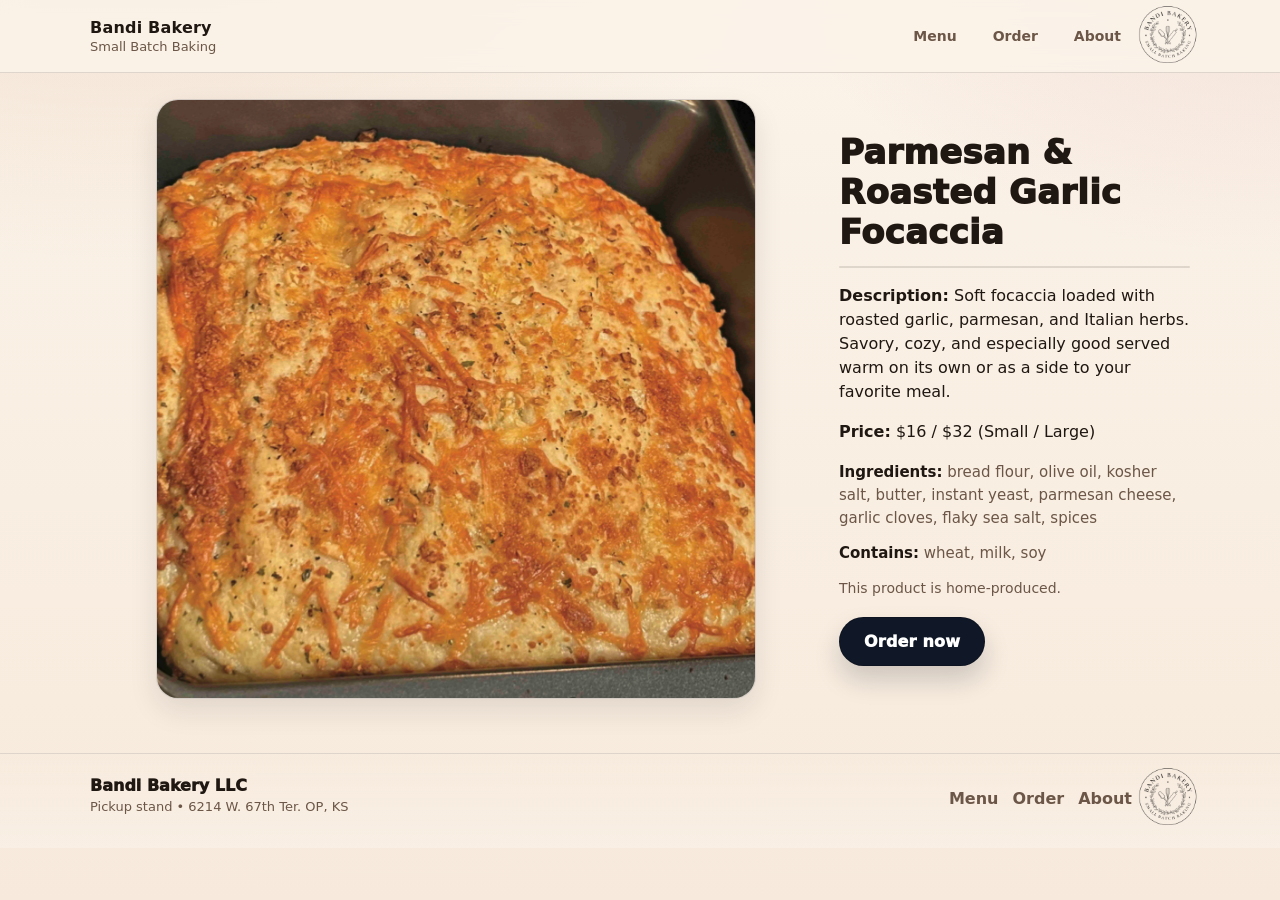
<file: parmesan-roasted-garlic-focaccia.html>
<!doctype html>
<html lang="en">
<head>
  <meta charset="UTF-8" />
  <meta name="viewport" content="width=device-width, initial-scale=1.0"/>
  <title>Bandi Bakery — Parmesan & Roasted Garlic Focaccia</title>
  <link rel="stylesheet" href="styles.css" />
</head>

<body>
  <header class="site-header">
    <div class="container header-row">
      <a class="brand" href="index.html">
        <span class="brand-mark" aria-hidden="true"></span>
        <span class="brand-text">
          <span class="brand-name">Bandi Bakery</span>
          <span class="brand-sub">Small Batch Baking</span>
        </span>
      </a>

      <nav class="nav">
        <a class="nav-link" href="index.html">Menu</a>
        <a class="nav-link" href="order.html">Order</a>
        <a class="nav-link" href="about.html">About</a>
        <img class="nav-logo" src="Images/logo.png" alt="Bandi Bakery logo" loading="eager">
      </nav>
    </div>
  </header>

  <main>
    <section class="item-page">
      <div class="container item-wrap">

        <div class="item-media">
          <img
            class="item-img"
            src="Images/Parmesan_1.jpg"
            alt="Parmesan and Roasted Garlic Focaccia"
            loading="eager"
          />
        </div>

        <div class="item-card">
          <h1 class="item-title">Parmesan & Roasted Garlic Focaccia</h1>
          <div class="item-rule" aria-hidden="true"></div>

          <div class="item-body">

            <p class="item-description">
              <strong>Description:</strong>
              <!-- Edit this text -->
              Soft focaccia loaded with roasted garlic, parmesan, and Italian herbs. Savory, cozy, and especially good served warm on its own or as a side to your favorite meal.
            </p>
            
            <p class="item-price">
              <strong>Price:</strong> $16 / $32 <span class="item-price-note">(Small / Large)</span>
            </p>

            <p class="item-line">
              <strong>Ingredients:</strong>
              <!-- Edit this text -->
              bread flour, olive oil, kosher salt, butter, instant yeast, parmesan cheese, garlic cloves, flaky sea salt, spices
            </p>

            <p class="item-line">
              <strong>Contains:</strong>
              <!-- Edit this text -->
              wheat, milk, soy
            </p>

            <p class="item-note">
              This product is home-produced.
            </p>
          </div>

          <div class="item-actions">
            <a class="order-btn" href="order.html">Order now</a>
          </div>
        </div>

      </div>
    </section>
  </main>

  <footer class="site-footer">
    <div class="container footer-row">
      <div>
        <div class="footer-title">Bandi Bakery LLC</div>
        <div class="footer-sub">Pickup stand • 6214 W. 67th Ter. OP, KS</div>
      </div>

      <div class="footer-links footer-links-with-logo">
        <a href="index.html#menu">Menu</a>
        <a href="order.html">Order</a>
        <a href="about.html">About</a>
        <img class="footer-logo" src="Images/logo.png" alt="Bandi Bakery logo" loading="lazy">
      </div>
    </div>
  </footer>
</body>
</html>
</file>
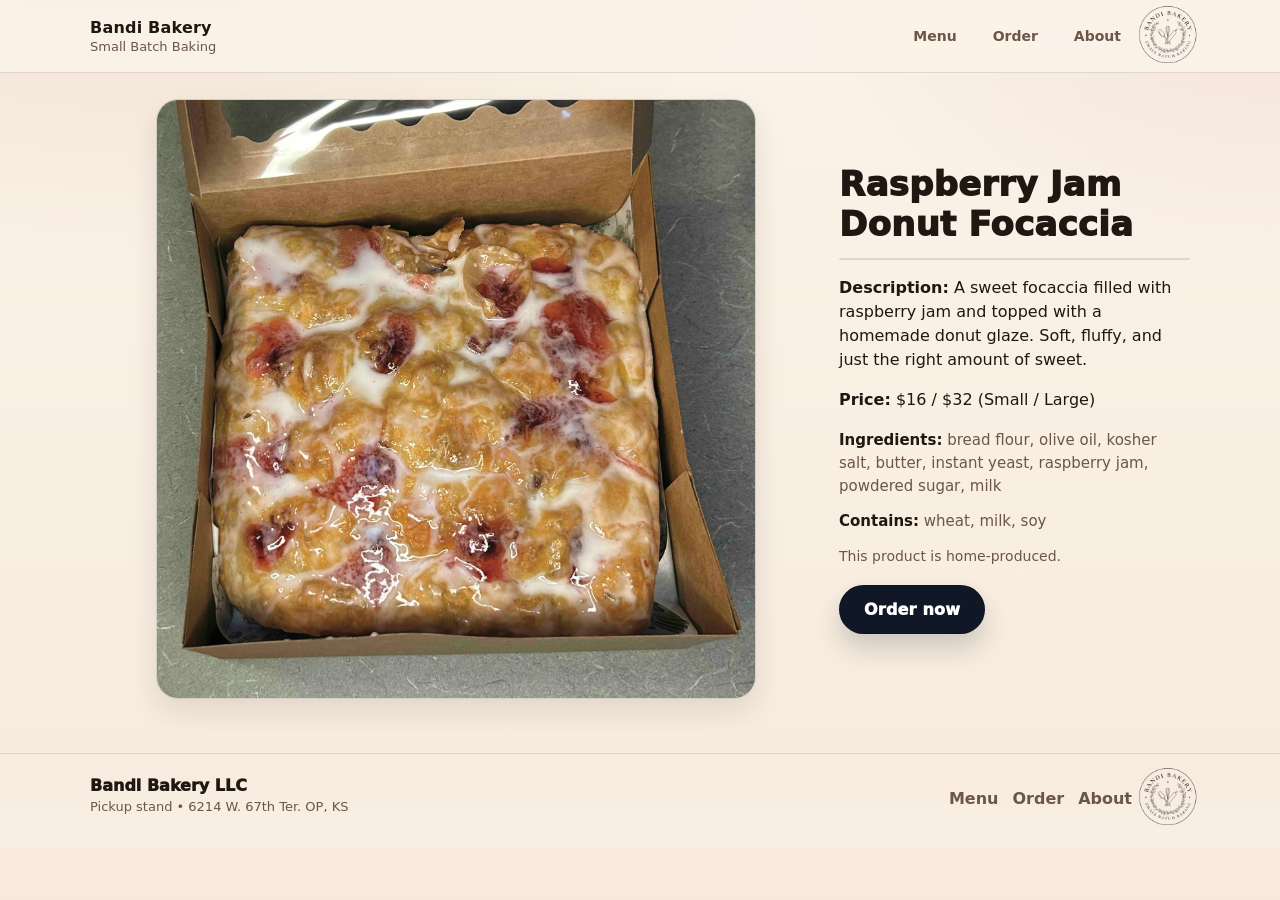
<file: raspberry-jam-donut-focaccia.html>
<!doctype html>
<html lang="en">
<head>
  <meta charset="UTF-8" />
  <meta name="viewport" content="width=device-width, initial-scale=1.0"/>
  <title>Bandi Bakery — Raspberry Jam Donut Focaccia</title>
  <link rel="stylesheet" href="styles.css" />
</head>

<body>
  <header class="site-header">
    <div class="container header-row">
      <a class="brand" href="index.html">
        <span class="brand-mark" aria-hidden="true"></span>
        <span class="brand-text">
          <span class="brand-name">Bandi Bakery</span>
          <span class="brand-sub">Small Batch Baking</span>
        </span>
      </a>

      <nav class="nav">
        <a class="nav-link" href="index.html">Menu</a>
        <a class="nav-link" href="order.html">Order</a>
        <a class="nav-link" href="about.html">About</a>
        <img class="nav-logo" src="Images/logo.png" alt="Bandi Bakery logo" loading="eager">
      </nav>
    </div>
  </header>

  <main>
    <section class="item-page">
      <div class="container item-wrap">

        <div class="item-media">
          <img
            class="item-img"
            src="Images/rasberry_1.jpg"
            alt="Raspberry Jam Donut Focaccia"
            loading="eager"
          />
        </div>

        <div class="item-card">
          <h1 class="item-title">Raspberry Jam Donut Focaccia</h1>
          <div class="item-rule" aria-hidden="true"></div>

          <div class="item-body">

            <p class="item-description">
              <strong>Description:</strong>
              A sweet focaccia filled with raspberry jam and topped with a homemade donut glaze. Soft, fluffy, and just the right amount of sweet.
            </p>

            <p class="item-price">
              <strong>Price:</strong> $16 / $32 <span class="item-price-note">(Small / Large)</span>
            </p>

            <p class="item-line">
              <strong>Ingredients:</strong>
              bread flour, olive oil, kosher salt, butter, instant yeast, raspberry jam, powdered sugar, milk
            </p>

            <p class="item-line">
              <strong>Contains:</strong>
              wheat, milk, soy
            </p>

            <p class="item-note">
              This product is home-produced.
            </p>
          </div>

          <div class="item-actions">
            <a class="order-btn" href="order.html">Order now</a>
          </div>
        </div>

      </div>
    </section>
  </main>

  <footer class="site-footer">
    <div class="container footer-row">
      <div>
        <div class="footer-title">Bandi Bakery LLC</div>
        <div class="footer-sub">Pickup stand • 6214 W. 67th Ter. OP, KS</div>
      </div>

      <div class="footer-links footer-links-with-logo">
        <a href="index.html#menu">Menu</a>
        <a href="order.html">Order</a>
        <a href="about.html">About</a>
        <img class="footer-logo" src="Images/logo.png" alt="Bandi Bakery logo" loading="lazy">
      </div>
    </div>
  </footer>
</body>
</html>
</file>
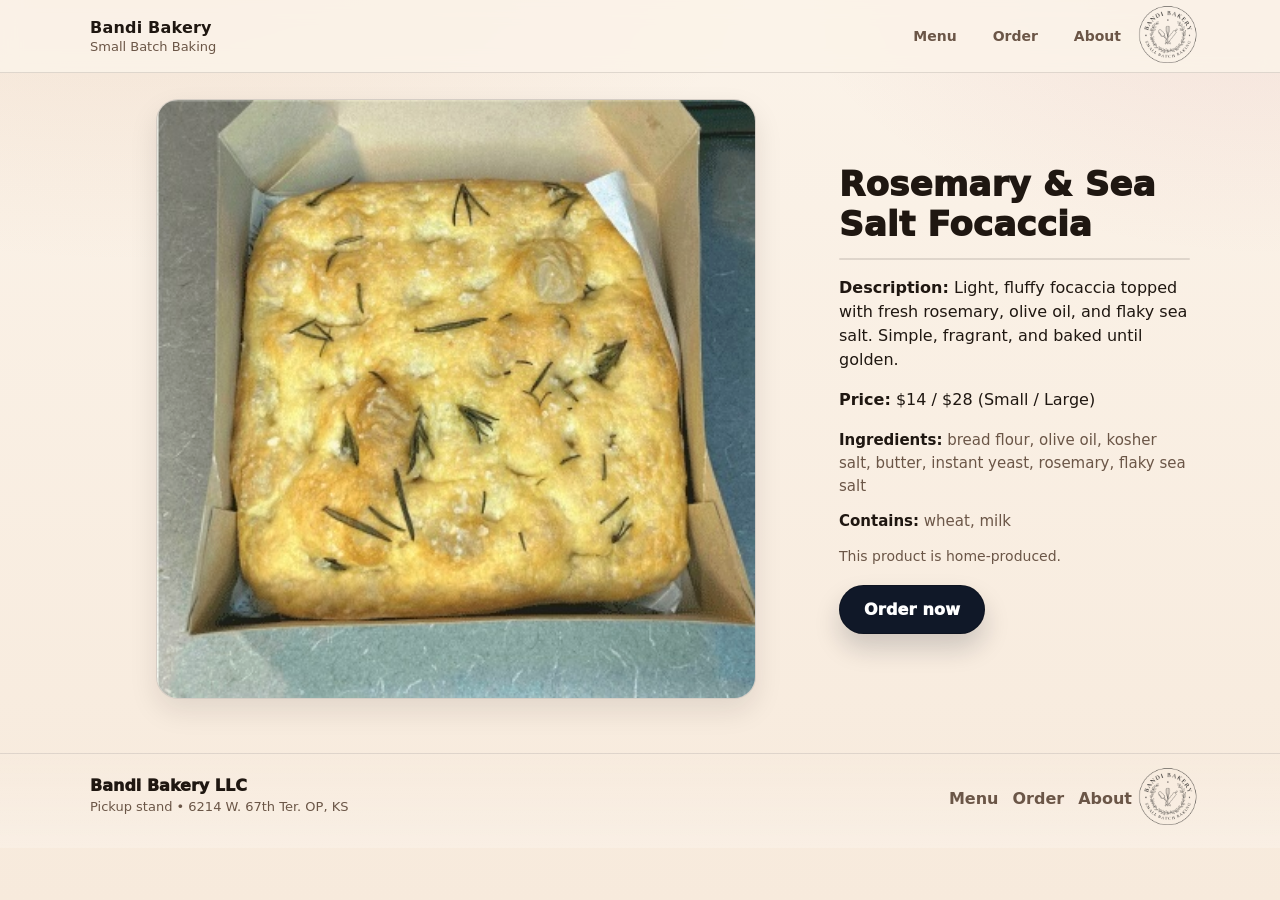
<file: rosemary-sea-salt-focaccia.html>
<!doctype html>
<html lang="en">
<head>
  <meta charset="UTF-8" />
  <meta name="viewport" content="width=device-width, initial-scale=1.0"/>
  <title>Bandi Bakery — Rosemary & Sea Salt Focaccia</title>
  <link rel="stylesheet" href="styles.css" />
</head>

<body>
  <header class="site-header">
    <div class="container header-row">
      <a class="brand" href="index.html">
        <span class="brand-mark" aria-hidden="true"></span>
        <span class="brand-text">
          <span class="brand-name">Bandi Bakery</span>
          <span class="brand-sub">Small Batch Baking</span>
        </span>
      </a>

      <nav class="nav">
        <a class="nav-link" href="index.html">Menu</a>
        <a class="nav-link" href="order.html">Order</a>
        <a class="nav-link" href="about.html">About</a>
        <img class="nav-logo" src="Images/logo.png" alt="Bandi Bakery logo" loading="eager">
      </nav>
    </div>
  </header>

  <main>
    <section class="item-page">
      <div class="container item-wrap">

        <div class="item-media">
          <img
            class="item-img"
            src="Images/Rosemary_sea_salt_1.jpg"
            alt="Rosemary and Sea Salt Focaccia"
            loading="eager"
          />
        </div>

        <div class="item-card">
          <h1 class="item-title">Rosemary & Sea Salt Focaccia</h1>
          <div class="item-rule" aria-hidden="true"></div>

          <div class="item-body">

            <p class="item-description">
              <strong>Description:</strong>
              Light, fluffy focaccia topped with fresh rosemary, olive oil, and flaky sea salt. Simple, fragrant, and baked until golden.
            </p>

            <p class="item-price">
              <strong>Price:</strong> $14 / $28 <span class="item-price-note">(Small / Large)</span>
            </p>

            <p class="item-line">
              <strong>Ingredients:</strong>
              bread flour, olive oil, kosher salt, butter, instant yeast, rosemary, flaky sea salt
            </p>

            <p class="item-line">
              <strong>Contains:</strong>
              wheat, milk
            </p>

            <p class="item-note">
              This product is home-produced.
            </p>
          </div>

          <div class="item-actions">
            <a class="order-btn" href="order.html">Order now</a>
          </div>
        </div>

      </div>
    </section>
  </main>

  <footer class="site-footer">
    <div class="container footer-row">
      <div>
        <div class="footer-title">Bandi Bakery LLC</div>
        <div class="footer-sub">Pickup stand • 6214 W. 67th Ter. OP, KS</div>
      </div>

      <div class="footer-links footer-links-with-logo">
        <a href="index.html#menu">Menu</a>
        <a href="order.html">Order</a>
        <a href="about.html">About</a>
        <img class="footer-logo" src="Images/logo.png" alt="Bandi Bakery logo" loading="lazy">
      </div>
    </div>
  </footer>
</body>
</html>
</file>
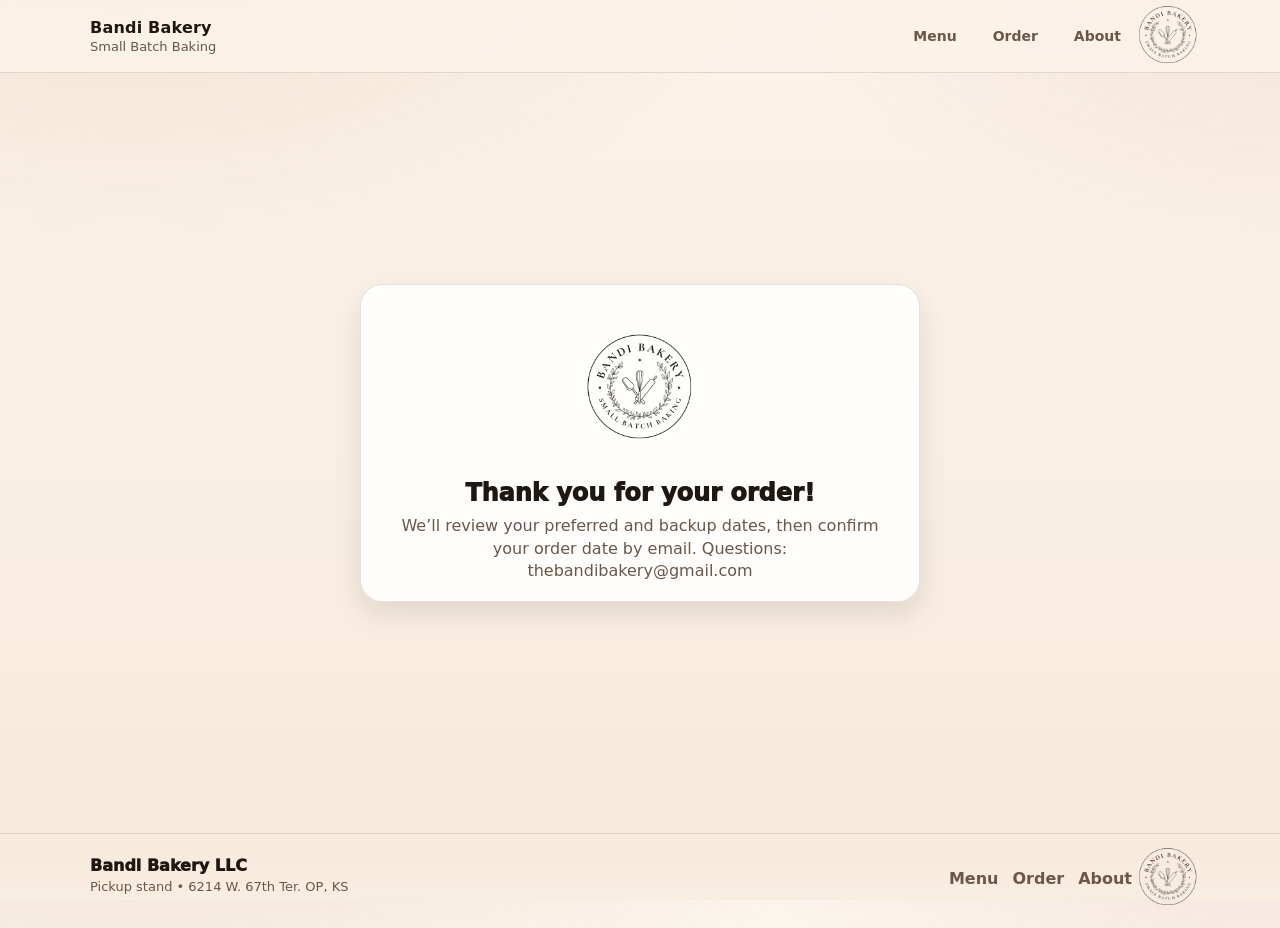
<file: thank-you.html>
<!doctype html>
<html lang="en">
<head>
  <meta charset="UTF-8" />
  <meta name="viewport" content="width=device-width, initial-scale=1.0"/>
  <title>Bandi Bakery — Thank you</title>
  <link rel="stylesheet" href="styles.css" />
  <style>
    .thanks{
      min-height: calc(100vh - 140px);
      display: grid;
      place-items: center;
      padding: 34px 0 54px;
      text-align: center;
    }
    .thanks-card{
      background: rgba(255,255,255,0.92);
      border: 1px solid rgba(31,23,17,0.12);
      border-radius: 22px;
      box-shadow: 0 12px 28px rgba(31,23,17,0.10);
      padding: 24px 22px 18px;
      width: min(560px, calc(100% - 40px));
    }
    .thanks-logo{
      width: 160px;
      height: 160px;
      object-fit: contain;
      opacity: 0.90;
      display: block;
      margin: 0 auto 10px;
    }
    .thanks-title{
      margin: 0;
      font-weight: 950;
      font-size: 24px;
    }
    .thanks-sub{
      margin: 8px 0 0;
      color: var(--muted);
      line-height: 1.4;
    }
  </style>
</head>

<body>
  <header class="site-header">
    <div class="container header-row">
      <a class="brand" href="index.html">
        <span class="brand-mark" aria-hidden="true"></span>
        <span class="brand-text">
          <span class="brand-name">Bandi Bakery</span>
          <span class="brand-sub">Small Batch Baking</span>
        </span>
      </a>

      <nav class="nav">
        <a class="nav-link" href="index.html">Menu</a>
        <a class="nav-link" href="order.html">Order</a>
        <a class="nav-link" href="about.html">About</a>
        <img class="nav-logo" src="Images/logo.png" alt="Bandi Bakery logo" loading="eager">
      </nav>
    </div>
  </header>

  <main>
    <section class="thanks">
      <div class="thanks-card">
        <img class="thanks-logo" src="Images/logo.png" alt="Bandi Bakery logo">
        <h1 class="thanks-title">Thank you for your order!</h1>
        <p class="thanks-sub">
          We’ll review your preferred and backup dates, then confirm your order date by email.
          Questions: thebandibakery@gmail.com
        </p>
      </div>
    </section>
  </main>

  <footer class="site-footer">
    <div class="container footer-row">
      <div>
        <div class="footer-title">Bandi Bakery LLC</div>
        <div class="footer-sub">Pickup stand • 6214 W. 67th Ter. OP, KS</div>
      </div>

      <div class="footer-links footer-links-with-logo">
        <a href="index.html#menu">Menu</a>
        <a href="order.html">Order</a>
        <a href="about.html">About</a>
        <img class="footer-logo" src="Images/logo.png" alt="Bandi Bakery logo" loading="lazy">
      </div>
    </div>
  </footer>
</body>
</html>
</file>
<file: styles.css>
:root{
  --bg: #fbf3e9;
  --bg-2: #f7eadc;
  --surface: #ffffff;

  --ink: #1f1711;
  --muted: #6b5647;

  --line: rgba(31, 23, 17, 0.12);

  /* Keep the same vibe, but a touch richer */
  --accent: #c07a4a;     /* original-ish caramel */
  --accent-2: #2f6f64;   /* herb */
  --accent-3: #b84a5a;   /* berry */

  --shadow: 0 14px 34px rgba(31, 23, 17, 0.14);
  --shadow-soft: 0 10px 24px rgba(31, 23, 17, 0.08);
  --radius: 18px;
}

*{ box-sizing: border-box; }
html, body{ height: 100%; }
body{
  margin: 0;
  font-family: ui-sans-serif, system-ui, -apple-system, Segoe UI, Roboto, Helvetica, Arial, "Apple Color Emoji","Segoe UI Emoji";
  color: var(--ink);

  /* Move gradient “seams” so they don’t cut through content */
  background:
    radial-gradient(1200px 700px at 10% -16%, rgba(192,122,74,0.18), transparent 58%),
    radial-gradient(900px 600px at 100% -10%, rgba(184,74,90,0.12), transparent 58%),
    linear-gradient(180deg, var(--bg), var(--bg-2));
}

a{ color: inherit; text-decoration: none; }
.container{
  width: min(1100px, calc(100% - 40px));
  margin: 0 auto;
}

/* Header */
.site-header{
  position: sticky;
  top: 0;
  z-index: 20;
  background: rgba(251,243,233,0.88);
  backdrop-filter: blur(10px);
  border-bottom: 1px solid var(--line);
}
.header-row{
  display: flex;
  align-items: center;
  justify-content: space-between;
  gap: 18px;
  padding: 14px 0;
}

.brand{
  display: inline-flex;
  align-items: center;
  gap: 12px;
}
.brand-mark{
  width: 14px;
  height: 14px;
  border-radius: 999px;
  background: radial-gradient(circle at 30% 30%, #ffd6b8 0%, var(--accent) 55%, #8e4b23 100%);
  box-shadow:
    0 0 0 4px rgba(192,122,74,0.22),
    0 10px 22px rgba(31,23,17,0.10);
}
.brand-name{
  display: block;
  font-weight: 850;
  letter-spacing: 0.2px;
}
.brand-sub{
  display: block;
  font-size: 13px;
  color: var(--muted);
  margin-top: 2px;
}

.nav{ display: flex; gap: 14px; }
.nav-link{
  font-weight: 750;
  font-size: 14px;
  color: var(--muted);
  padding: 8px 10px;
  border-radius: 999px;
  transition: background 140ms ease, color 140ms ease, transform 140ms ease, border 140ms ease;
  border: 1px solid transparent;
}
.nav-link:hover{
  background: rgba(31,23,17,0.06);
  transform: translateY(-1px);
}
.nav-link.is-active{
  color: var(--ink);
  background: rgba(192,122,74,0.18);
  border: 1px solid rgba(192,122,74,0.20);
}

/* Featured */
.featured{
  padding: 10px 0 30px;
}
.featured-link{
  display: block;
  width: 100%;
}
.featured-media{
  position: relative;
  width: 100%;
  height: clamp(420px, 62vh, 700px);
  overflow: hidden;
  background: #eee6dd;
}

.featured-img{
  width: 100%;
  height: 100%;
  display: block;
  object-fit: cover;
  object-position: center;
}

.featured-gradient{
  position: absolute;
  inset: 0;
  background: linear-gradient(
    to bottom,
    rgba(0,0,0,0.00) 25%,
    rgba(0,0,0,0.16) 62%,
    rgba(0,0,0,0.54) 100%
  );
}

.featured-media::after{
  content: "";
  position: absolute;
  inset: 0;
  box-shadow: inset 0 0 0 1px rgba(255,255,255,0.22);
  pointer-events: none;
}

/* Featured card tweaks: narrower + centered text + slight transparency */
.featured-card{
  position: absolute;
  left: 50%;
  transform: translateX(-50%);
  bottom: 22px;

  /* narrower than before */
  width: min(760px, calc(100% - 64px));

  background: rgba(255,255,255,0.86);
  border: 1px solid rgba(255,255,255,0.56);
  border-radius: 20px;
  box-shadow: var(--shadow);
  padding: 18px 18px 16px;

  text-align: center;
}

.featured-title{
  font-size: 28px;
  font-weight: 900;
  letter-spacing: 0.2px;
}
.featured-sub{
  margin-top: 6px;
  color: var(--muted);
  line-height: 1.4;
}

.featured-meta{
  margin-top: 12px;
  display: flex;
  flex-wrap: wrap;
  gap: 10px;
  justify-content: center;
}

.pill{
  display: inline-flex;
  align-items: center;
  gap: 8px;
  padding: 8px 12px;
  border-radius: 999px;

  background: linear-gradient(180deg, rgba(47,111,100,0.14), rgba(47,111,100,0.08));
  color: #1a4b45;
  border: 1px solid rgba(47,111,100,0.18);

  font-weight: 850;
  font-size: 13px;
}

.featured-actions{
  margin-top: 14px;
  display: flex;
  gap: 10px;
  flex-wrap: wrap;
  justify-content: center;
}

/* Button reverted to calmer original style (no bright orange) */
.btn{
  display: inline-flex;
  align-items: center;
  justify-content: center;
  padding: 10px 14px;
  border-radius: 12px;

  background: var(--accent);
  color: #fff;
  font-weight: 900;
  border: 1px solid rgba(0,0,0,0.10);

  box-shadow:
    0 10px 18px rgba(192,122,74,0.18),
    0 12px 24px rgba(31,23,17,0.10);

  transition: transform 140ms ease, box-shadow 140ms ease;
}
.btn:hover{
  transform: translateY(-1px);
  box-shadow:
    0 12px 22px rgba(192,122,74,0.22),
    0 14px 30px rgba(31,23,17,0.12);
}

/* Notice */
.notice{
  margin-top: 16px;
  background: rgba(255,255,255,0.92);
  border: 1px solid rgba(192,122,74,0.18);
  border-radius: var(--radius);
  padding: 14px 16px;
  box-shadow: var(--shadow-soft);
}
.notice strong{ font-weight: 950; }

/* Menu section */
/* Add a subtle wash starting ABOVE the section head, so the “line” sits above Menu */
.menu{
  padding: 26px 0 50px;
  background:
    linear-gradient(180deg,
      rgba(255,255,255,0.00) 0%,
      rgba(255,255,255,0.18) 10%,
      rgba(255,255,255,0.00) 70%);
}

.section-head{
  display: flex;
  justify-content: space-between;
  align-items: flex-end;
  gap: 18px;
  margin-bottom: 14px;
}
.section-title{
  margin: 0;
  font-size: 28px;
  font-weight: 950;
  letter-spacing: 0.2px;
}
.section-sub{
  margin: 0;
  color: var(--muted);
  max-width: 52ch;
  line-height: 1.4;
}

/* Rows */
.menu-row{
  display: grid;
  gap: 16px;
  margin-top: 14px;
}
.menu-row-4{
  grid-template-columns: repeat(4, minmax(0, 1fr));
}
.menu-row-3{
  grid-template-columns: repeat(3, minmax(0, 1fr));
  width: min(820px, 100%);
  margin-left: auto;
  margin-right: auto;
}

/* Responsive */
@media (max-width: 980px){
  .menu-row-4{ grid-template-columns: repeat(2, minmax(0, 1fr)); }
  .menu-row-3{
    grid-template-columns: repeat(2, minmax(0, 1fr));
    width: 100%;
  }
}
@media (max-width: 560px){
  .menu-row-4{ grid-template-columns: 1fr; }
  .menu-row-3{ grid-template-columns: 1fr; }
  .featured-card{ padding: 16px; width: min(720px, calc(100% - 28px)); }
  .featured-title{ font-size: 22px; }
}

/* Cards */
.card{
  background: rgba(255,255,255,0.94);
  border: 1px solid rgba(31,23,17,0.12);
  border-radius: var(--radius);
  overflow: hidden;
  box-shadow: 0 12px 28px rgba(31,23,17,0.10);
  transition: transform 140ms ease, box-shadow 140ms ease;
}
.card:hover{
  transform: translateY(-3px);
  box-shadow: 0 18px 38px rgba(31,23,17,0.16);
}

.card-media{
  position: relative;
  width: 100%;
  aspect-ratio: 1 / 1;
  overflow: hidden;
  background: #efe7de;
}
.card-img{
  width: 100%;
  height: 100%;
  display: block;
  object-fit: cover;
  object-position: center;
  filter: saturate(1.05) contrast(1.02);
  transition: transform 180ms ease;
}
.card:hover .card-img{
  transform: scale(1.03);
}

.card-body{
  padding: 14px 14px 16px;
}
.card-top{
  display: flex;
  align-items: flex-start;
  justify-content: space-between;
  gap: 10px;
}
.card-title{
  margin: 0;
  font-size: 16px;
  font-weight: 950;
  line-height: 1.2;
}
.price{
  font-weight: 950;
  color: var(--accent);
  white-space: nowrap;
}
.card-desc{
  margin: 10px 0 10px;
  color: var(--muted);
  line-height: 1.35;
}

.card-tags{
  display: flex;
  flex-wrap: wrap;
  gap: 8px;
}
.tag{
  display: inline-flex;
  padding: 6px 10px;
  border-radius: 999px;
  font-size: 12px;
  font-weight: 900;

  background: rgba(192,122,74,0.18);
  color: #6a3419;
  border: 1px solid rgba(192,122,74,0.16);
}
.card-tags .tag + .tag{
  background: rgba(184,74,90,0.14);
  border: 1px solid rgba(184,74,90,0.14);
  color: #6b2330;
}

.fineprint{
  margin-top: 18px;
  color: var(--muted);
  font-size: 13px;
}

/* ---------- Logo placements ---------- */

/* Featured card: logo + text centered */
.featured-header{
  display: flex;
  align-items: center;
  justify-content: center;
  gap: 14px;
}

.featured-logo{
  height: 86px;               /* about “box-sized” without overwhelming it */
  width: auto;
  display: block;
  border-radius: 12px;

  /* white background logo -> blend with semi-transparent card */
  opacity: 0.82;

  /* subtle soften so it matches the card */
  box-shadow: 0 10px 20px rgba(31,23,17,0.10);
}

.featured-text{
  text-align: center;
}

.nav-logo,
.footer-logo{
  width: 44px;
  height: 44px;
  object-fit: contain;
  opacity: 0.75;
  transform: scale(2.2);
  transform-origin: center;
  pointer-events: none;
}


.featured-logo-large{
  width: 100%;
  height: 100%;
  max-height: 170px;
  object-fit: contain;
  opacity: 0.75;
  transform: scale(1.7);
  transform-origin: center;
  pointer-events: none;
}




/* ----- Nav + footer logos ----- */
.nav{
  display: flex;
  gap: 14px;
  align-items: center;
}

.nav-logo{
  width: 44px;
  height: 44px;
  object-fit: cover;
  border-radius: 12px;
  opacity: 0.70;
  box-shadow: 0 10px 18px rgba(31,23,17,0.08);
}

.footer-links-with-logo{
  display: flex;
  gap: 14px;
  flex-wrap: wrap;
  align-items: center;
}

.footer-logo{
  width: 44px;
  height: 44px;
  object-fit: cover;
  border-radius: 12px;
  opacity: 0.70;
  box-shadow: 0 10px 18px rgba(31,23,17,0.08);
}

/* ----- Hero card: logo panel to the right ----- */
.featured-card{
  /* keep your existing styles, but ensure this remains */
  text-align: left; /* override earlier centering: we center the left block instead */
}

.featured-grid{
  display: grid;
  grid-template-columns: 1fr 220px; /* right logo panel width */
  gap: 18px;
  align-items: center;
}

.featured-left{
  text-align: center; /* center the whole left “stack” */
}

.featured-right{
  display: flex;
  align-items: center;
  justify-content: center;
}

.featured-logo-large{
  width: 100%;
  height: 100%;
  max-height: 170px; /* keeps it about the height of the content */
  object-fit: contain;
  border-radius: 16px;
  opacity: 0.70;
}

/* Make sure pills + button remain centered */
.featured-meta,
.featured-actions{
  justify-content: center;
}

/* Responsive: stack logo under content on small screens */
@media (max-width: 680px){
  .featured-grid{
    grid-template-columns: 1fr;
  }
  .featured-logo-large{
    max-height: 140px;
  }
  .nav-logo,
  .footer-logo{
    width: 40px;
    height: 40px;
  }
}





/* Make featured layout stack nicely on small screens */
@media (max-width: 560px){
  .featured-header{
    flex-direction: column;
    gap: 10px;
  }
  .featured-logo{
    height: 74px;
  }
}

/* Menu section: small decorative logos near the header */
.menu .container{
  position: relative; /* anchor for absolute logo placement */
}

.menu-logo{
  position: absolute;
  right: 0;
  width: 62px;
  height: 62px;
  object-fit: cover;
  border-radius: 14px;
  opacity: 0.55;
  filter: saturate(1.02) contrast(1.02);
  box-shadow: 0 10px 20px rgba(31,23,17,0.08);
  pointer-events: none; /* purely decorative */
}

/* “Top right” near the Menu heading */
.menu-logo-top{
  top: 18px;
}

/* “Bottom right” near the Menu heading area (below the header line) */
.menu-logo-bottom{
  top: 108px;
}

/* On smaller screens, tuck them in a bit so they don't crowd text */
@media (max-width: 980px){
  .menu-logo{
    width: 54px;
    height: 54px;
    right: 6px;
  }
  .menu-logo-bottom{
    top: 112px;
  }
}

@media (max-width: 560px){
  .menu-logo{
    width: 48px;
    height: 48px;
    opacity: 0.45;
  }
  .menu-logo-top{
    top: 10px;
  }
  .menu-logo-bottom{
    top: 92px;
  }
}




/* Footer */
.site-footer{
  /* Make the bottom “line” feel like it begins here */
  border-top: 1px solid rgba(31,23,17,0.12);
  padding: 22px 0 28px;

  /* Subtle footer wash so the lower gradient seam sits below the fineprint */
  background: linear-gradient(180deg, rgba(255,255,255,0.00), rgba(255,255,255,0.22));
}

.footer-row{
  display: flex;
  justify-content: space-between;
  gap: 18px;
  align-items: flex-start;
}
.footer-title{
  font-weight: 950;
}
.footer-sub{
  color: var(--muted);
  margin-top: 4px;
  font-size: 13px;
}
.footer-links{
  display: flex;
  gap: 14px;
  flex-wrap: wrap;
}
.footer-links a{
  color: var(--muted);
  font-weight: 900;
}
.footer-links a:hover{ color: var(--ink); }




/* ---------- Item detail page ---------- */

.item-page{
  padding: 26px 0 54px;
}

.item-wrap{
  display: grid;
  grid-template-columns: 420px 1fr;
  gap: 22px;
  align-items: start;
}

/* square image block like menu cards */
.item-media{
  width: 100%;
  aspect-ratio: 1 / 1;
  border-radius: 22px;
  overflow: hidden;
  background: #efe7de;
  box-shadow: 0 12px 28px rgba(31,23,17,0.10);
  border: 1px solid rgba(31,23,17,0.12);
}

.item-img{
  width: 100%;
  height: 100%;
  display: block;
  object-fit: cover;
  object-position: center;
  filter: saturate(1.05) contrast(1.02);
}

/* text card */
.item-card{
  background: rgba(255,255,255,0.92);
  border: 1px solid rgba(31,23,17,0.12);
  border-radius: 22px;
  box-shadow: 0 12px 28px rgba(31,23,17,0.10);
  padding: 22px 22px 18px;
}

.item-title{
  margin: 0;
  font-size: 34px;
  font-weight: 950;
  letter-spacing: 0.2px;
}

.item-rule{
  height: 2px;
  width: 100%;
  margin: 12px 0 14px;
  background: rgba(31,23,17,0.12);
  border-radius: 999px;
}

.item-body{
  color: var(--ink);
  line-height: 1.55;
}

.item-line{
  margin: 0 0 12px;
  color: var(--muted);
  font-size: 15px;
}

.item-line strong{
  color: var(--ink);
  font-weight: 900;
}

.item-note{
  margin: 10px 0 0;
  color: var(--muted);
  font-size: 14px;
}

/* big oval button near bottom */
.item-actions{
  margin-top: 18px;
  display: flex;
  justify-content: center;
}

.order-btn{
  display: inline-flex;
  align-items: center;
  justify-content: center;

  padding: 14px 24px;
  border-radius: 999px;

  background: #101828; /* dark navy/black */
  color: #fff;

  font-weight: 950;
  letter-spacing: 0.2px;

  border: 1px solid rgba(0,0,0,0.20);
  box-shadow: 0 14px 26px rgba(16,24,40,0.18);

  transition: transform 140ms ease, box-shadow 140ms ease, filter 140ms ease;
}

.order-btn:hover{
  transform: translateY(-1px);
  box-shadow: 0 18px 34px rgba(16,24,40,0.22);
  filter: saturate(1.05);
}

/* responsive */
@media (max-width: 980px){
  .item-wrap{
    grid-template-columns: 1fr;
  }
  .item-media{
    max-width: 520px;
    margin: 0 auto;
  }
}

.item-description{
  font-size: 16px;          /* slightly larger than ingredients */
  line-height: 1.5;
  margin-bottom: 14px;
  color: var(--ink);
}


/* --- Nav/footer logo: show only the transparent PNG (no box) --- */
.nav-logo,
.footer-logo{
  width: 44px;
  height: 44px;
  object-fit: contain;

  /* remove “badge” look */
  background: transparent !important;
  border-radius: 0 !important;
  box-shadow: none !important;

  /* keep your aesthetic */
  opacity: 0.80;

  /* if you still want the 2x zoom effect */
  transform: scale(2);
  transform-origin: center;

  pointer-events: none;
}


.fineprint{
  margin-top: 36px; /* increase this value */
}

/* --- Everything Bagel (item) page refinements --- */

/* Bigger image column, thinner info column, centered as a group */
.item-wrap{
  grid-template-columns: minmax(640px, 760px) minmax(260px, 360px);
  gap: 18px;
  justify-content: center;
  align-items: center; /* vertically center the info with the image */
}

/* Keep square image but larger due to wider column */
.item-media{
  max-width: 600px;
  margin: 0 auto;
}

/* Remove the visible “box” — make it blend with the page background */
.item-card{
  background: transparent !important;     /* same as page */
  border: 0 !important;
  box-shadow: none !important;
  padding: 0 !important;                 /* remove box padding */
}

/* Optional: keep spacing consistent without the box padding */
.item-title{
  margin-top: 0;
}

.item-rule{
  margin: 14px 0 14px;
}

/* Make the order button feel anchored */
.item-actions{
  margin-top: 18px;
  justify-content: flex-start; /* or center if you prefer */
}

/* Responsive: stack on smaller screens */
@media (max-width: 980px){
  .item-wrap{
    grid-template-columns: 1fr;
    align-items: start;
  }
  .item-media{
    max-width: 600px;
  }
}

.brand-mark {
  display: none;
}


/* ---------------- ABOUT PAGE (FULL IMAGE, NO CROP) ---------------- */

.about-hero{
  position: relative;
  padding: 0;
}

/* Full-width container */
.about-media{
  position: relative;
  width: 100%;
  overflow: visible;
}

/* Image keeps natural aspect ratio, no cropping */
.about-img{
  width: 100%;
  height: auto;
  display: block;
}

/* Soft overlay so text remains readable */
.about-gradient{
  position: absolute;
  inset: 0;
  pointer-events: none;
  background: linear-gradient(
    to bottom,
    rgba(0,0,0,0.12) 0%,
    rgba(0,0,0,0.05) 40%,
    rgba(0,0,0,0.35) 100%
  );
}

/* Centered floating text card */
.about-card-wrap{
  position: absolute;
  top: 120px;                 /* moves it higher */
  left: 48px;                 /* moves it toward the left */
  width: min(420px, 90vw);    /* thinner box */
  pointer-events: none;
}

.about-card{
  pointer-events: auto;
  background: rgba(251, 247, 242, 0.90);
  border: 1px solid rgba(32, 26, 20, 0.12);
  border-radius: 20px;
  box-shadow: var(--shadow);
  padding: 20px 20px 18px;
  backdrop-filter: blur(10px);
}

@media (max-width: 640px){
  .about-card-wrap{
    left: 50%;
    top: 40px;
    transform: translateX(-50%);
    width: calc(100% - 32px);
  }
}
</file>
